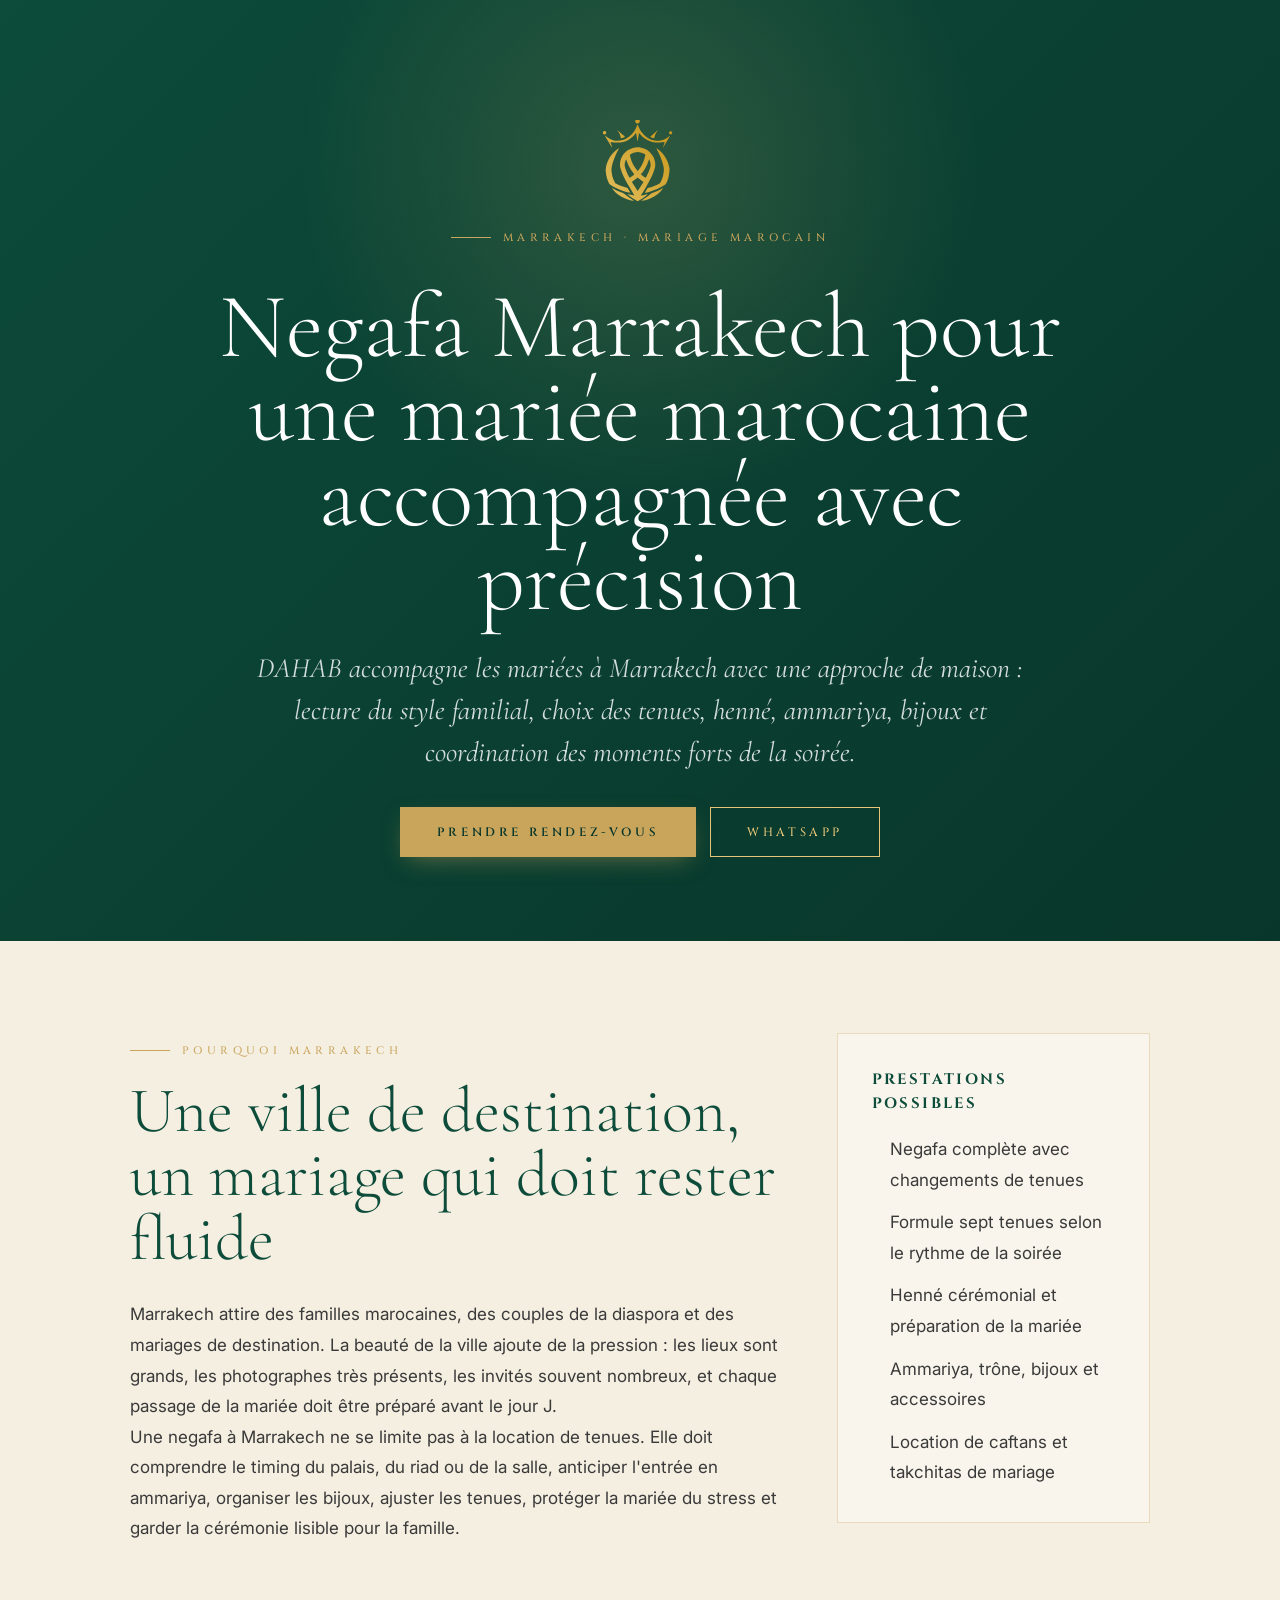
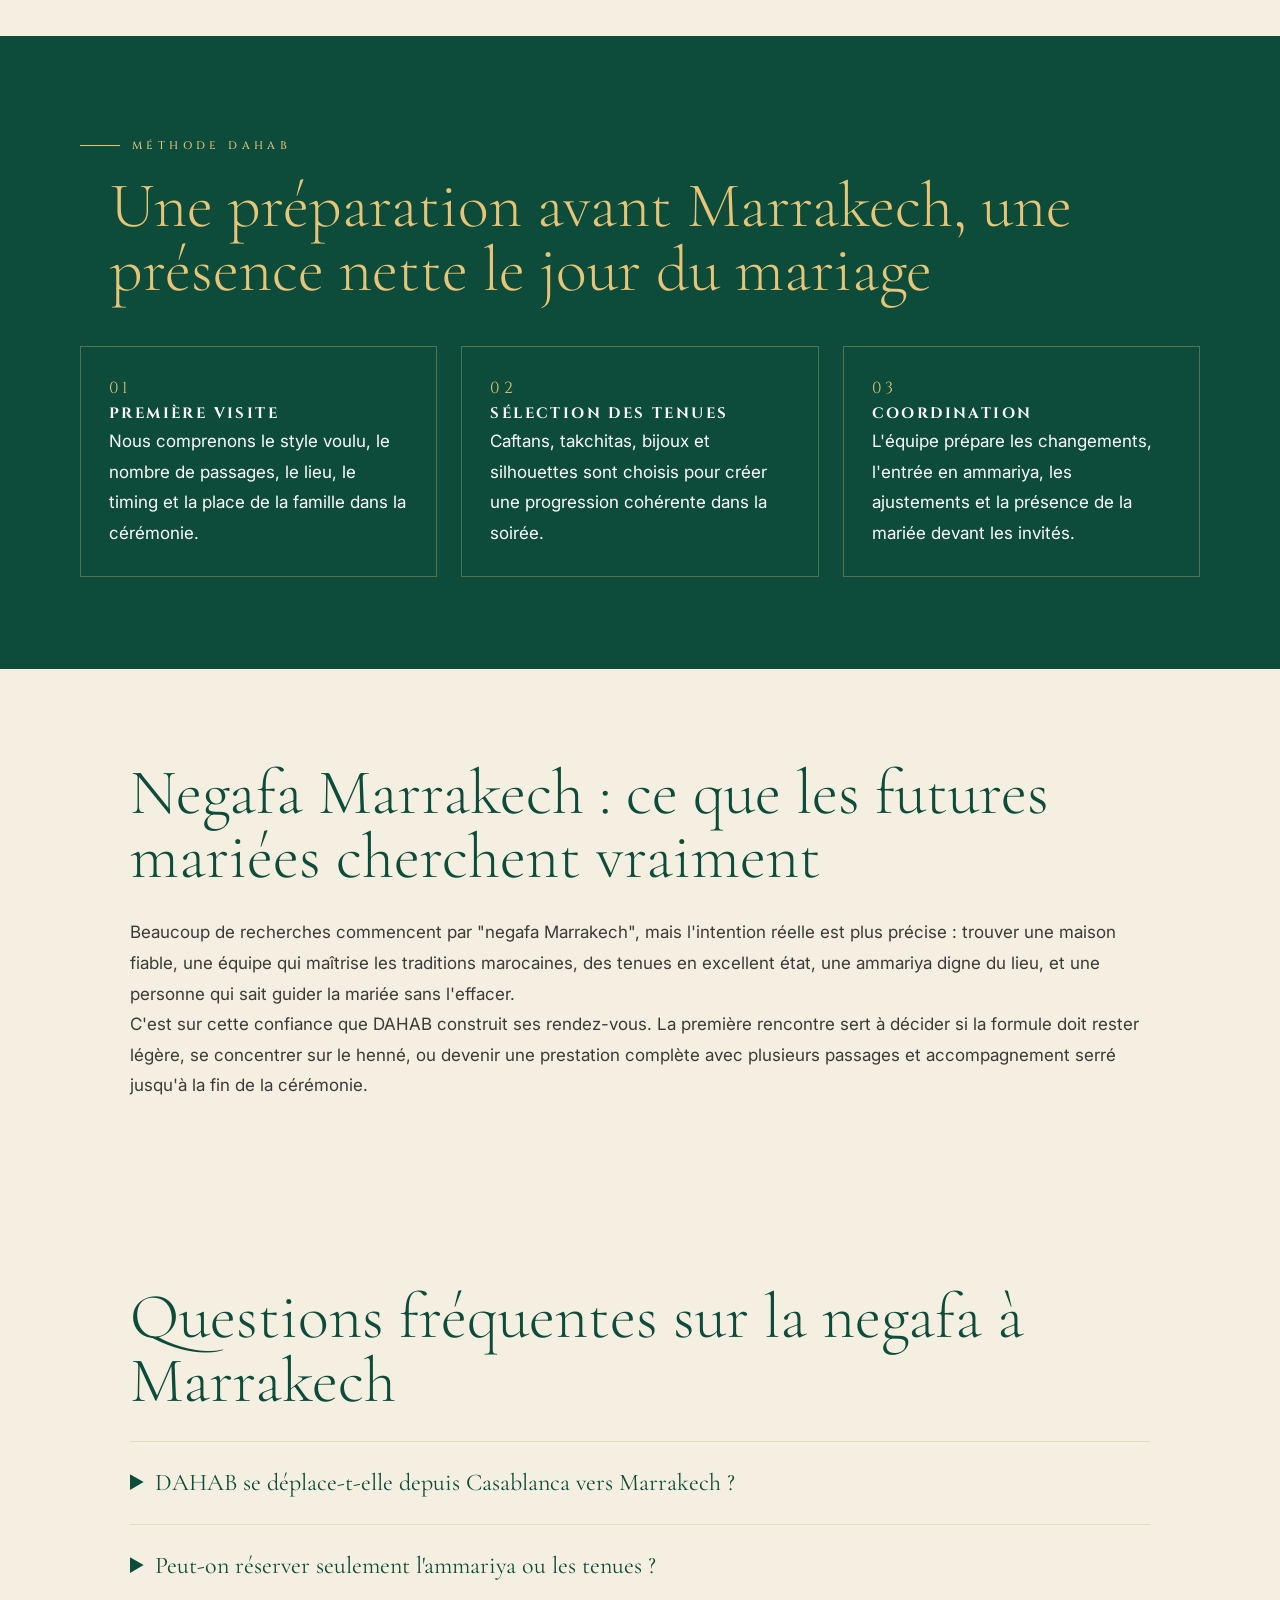
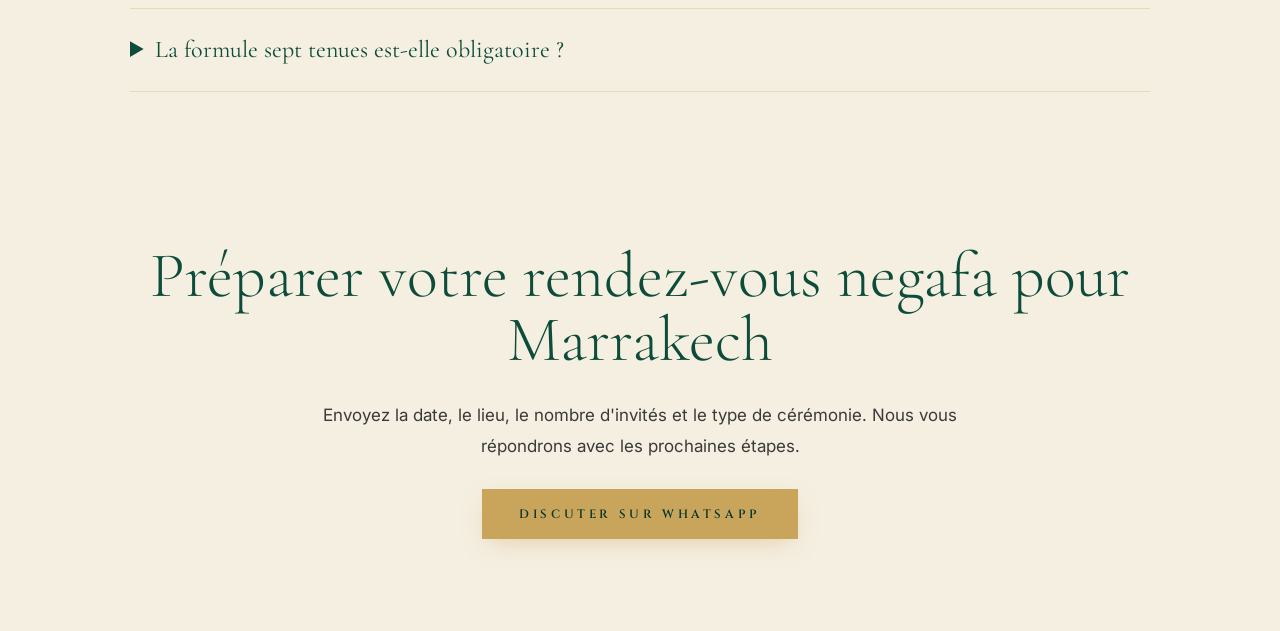
<file: marrakech/index.html>
<!doctype html>
<html lang="fr">
<head>
  <meta charset="utf-8">
  <meta name="viewport" content="width=device-width, initial-scale=1, viewport-fit=cover">
  <title>Negafa Marrakech · DAHAB Maison de la Mariée</title>
  <meta name="description" content="Negafa Marrakech pour mariage marocain : 7 tenues, henné, ammariya, location de caftans et accompagnement complet par DAHAB Maison de la Mariée. Sur rendez-vous.">
  <link rel="canonical" href="https://negafadahab.ma/marrakech/">
  <link rel="alternate" hreflang="fr" href="https://negafadahab.ma/marrakech/">
  <link rel="alternate" hreflang="x-default" href="https://negafadahab.ma/marrakech/">
  <meta property="og:type" content="website">
  <meta property="og:locale" content="fr_MA">
  <meta property="og:title" content="Negafa Marrakech · DAHAB Maison de la Mariée">
  <meta property="og:description" content="Accompagnement negafa pour les mariages à Marrakech : tenues, henné, ammariya et coordination de la mariée.">
  <meta property="og:url" content="https://negafadahab.ma/marrakech/">
  <meta property="og:image" content="https://negafadahab.ma/assets/images/og-image.jpg">
  <link rel="icon" type="image/png" sizes="32x32" href="../assets/images/favicon-32.png">
  <link rel="apple-touch-icon" sizes="180x180" href="../assets/images/apple-touch-icon.png">
  <link rel="preconnect" href="https://fonts.googleapis.com">
  <link rel="preconnect" href="https://fonts.gstatic.com" crossorigin>
  <link rel="stylesheet" href="https://fonts.googleapis.com/css2?family=Cormorant+Garamond:ital,wght@0,300;0,400;1,300;1,400&family=Cinzel:wght@400;500;600&family=Amiri:ital,wght@0,400;1,400&family=Inter:wght@300;400;500;600&display=swap">
  <link rel="stylesheet" href="../assets/css/style.css">
  <script type="application/ld+json">
  {
    "@context": "https://schema.org",
    "@type": "Service",
    "name": "Negafa Marrakech",
    "serviceType": "Negafa pour mariage marocain à Marrakech",
    "provider": {
      "@type": "BeautySalon",
      "name": "DAHAB Maison de la Mariée",
      "url": "https://negafadahab.ma",
      "telephone": "+212 661 62 79 89",
      "logo": "https://negafadahab.ma/assets/images/logo-emblem-512.png",
      "hasMap": "https://www.google.com/maps/place/Negafa+Dahab+Maison+Mari%C3%A9e/@33.5688744,-7.626472,17z/data=!3m1!4b1!4m6!3m5!1s0xda7cdc6066617ef:0xc5bc9b69dc99b32a!8m2!3d33.5688744!4d-7.626472!16s%2Fg%2F11njtmp37s",
      "geo": {
        "@type": "GeoCoordinates",
        "latitude": "33.5688744",
        "longitude": "-7.626472"
      }
    },
    "areaServed": {
      "@type": "City",
      "name": "Marrakech"
    },
    "description": "Prestation de negafa à Marrakech pour mariage marocain : sélection des tenues, henné, ammariya, bijoux, accompagnement de la mariée et coordination des changements.",
    "url": "https://negafadahab.ma/marrakech/"
  }
  </script>
  <script type="application/ld+json">
  {
    "@context": "https://schema.org",
    "@type": "FAQPage",
    "mainEntity": [
      {
        "@type": "Question",
        "name": "DAHAB propose-t-elle une negafa à Marrakech ?",
        "acceptedAnswer": {
          "@type": "Answer",
          "text": "Oui, DAHAB accompagne les mariées à Marrakech sur rendez-vous, avec une préparation définie à l'avance : tenues, henné, ammariya, bijoux et coordination de la soirée."
        }
      },
      {
        "@type": "Question",
        "name": "Combien de tenues prévoir pour un mariage marocain à Marrakech ?",
        "acceptedAnswer": {
          "@type": "Answer",
          "text": "Le nombre dépend du rythme de la soirée. Une prestation traditionnelle peut aller de trois passages à une formule complète avec sept tenues, selon la famille, le lieu et le timing."
        }
      },
      {
        "@type": "Question",
        "name": "Quand réserver sa negafa pour Marrakech ?",
        "acceptedAnswer": {
          "@type": "Answer",
          "text": "Pour les week-ends de haute saison, il est préférable de réserver plusieurs mois à l'avance afin de sécuriser la date, les tenues et l'équipe."
        }
      }
    ]
  }
  </script>
</head>
<body>
  <main class="seo-page">
    <header class="seo-hero">
      <a class="seo-logo" href="../" aria-label="Retour à l'accueil DAHAB">
        <img src="../assets/images/logo-emblem.svg" width="76" alt="DAHAB Maison de la Mariée">
      </a>
      <div class="eyebrow">MARRAKECH · MARIAGE MAROCAIN</div>
      <h1>Negafa Marrakech pour une mariée marocaine accompagnée avec précision</h1>
      <p>
        DAHAB accompagne les mariées à Marrakech avec une approche de maison : lecture du style familial,
        choix des tenues, henné, ammariya, bijoux et coordination des moments forts de la soirée.
      </p>
      <div class="seo-actions">
        <a class="btn btn--gold" href="../#booking">Prendre rendez-vous</a>
        <a class="btn btn--outline" data-cfg-wa-link target="_blank" rel="noopener">WhatsApp</a>
      </div>
    </header>

    <section class="seo-section">
      <div class="seo-grid">
        <article>
          <div class="eyebrow">POURQUOI MARRAKECH</div>
          <h2>Une ville de destination, un mariage qui doit rester fluide</h2>
          <p>
            Marrakech attire des familles marocaines, des couples de la diaspora et des mariages de destination.
            La beauté de la ville ajoute de la pression : les lieux sont grands, les photographes très présents,
            les invités souvent nombreux, et chaque passage de la mariée doit être préparé avant le jour J.
          </p>
          <p>
            Une negafa à Marrakech ne se limite pas à la location de tenues. Elle doit comprendre le timing du
            palais, du riad ou de la salle, anticiper l'entrée en ammariya, organiser les bijoux, ajuster les
            tenues, protéger la mariée du stress et garder la cérémonie lisible pour la famille.
          </p>
        </article>
        <aside class="seo-card">
          <h3>Prestations possibles</h3>
          <ul>
            <li>Negafa complète avec changements de tenues</li>
            <li>Formule sept tenues selon le rythme de la soirée</li>
            <li>Henné cérémonial et préparation de la mariée</li>
            <li>Ammariya, trône, bijoux et accessoires</li>
            <li>Location de caftans et takchitas de mariage</li>
          </ul>
        </aside>
      </div>
    </section>

    <section class="seo-section seo-band">
      <div class="eyebrow">MÉTHODE DAHAB</div>
      <h2>Une préparation avant Marrakech, une présence nette le jour du mariage</h2>
      <div class="seo-steps">
        <div>
          <span>01</span>
          <h3>Première visite</h3>
          <p>Nous comprenons le style voulu, le nombre de passages, le lieu, le timing et la place de la famille dans la cérémonie.</p>
        </div>
        <div>
          <span>02</span>
          <h3>Sélection des tenues</h3>
          <p>Caftans, takchitas, bijoux et silhouettes sont choisis pour créer une progression cohérente dans la soirée.</p>
        </div>
        <div>
          <span>03</span>
          <h3>Coordination</h3>
          <p>L'équipe prépare les changements, l'entrée en ammariya, les ajustements et la présence de la mariée devant les invités.</p>
        </div>
      </div>
    </section>

    <section class="seo-section">
      <h2>Negafa Marrakech : ce que les futures mariées cherchent vraiment</h2>
      <p>
        Beaucoup de recherches commencent par "negafa Marrakech", mais l'intention réelle est plus précise :
        trouver une maison fiable, une équipe qui maîtrise les traditions marocaines, des tenues en excellent état,
        une ammariya digne du lieu, et une personne qui sait guider la mariée sans l'effacer.
      </p>
      <p>
        C'est sur cette confiance que DAHAB construit ses rendez-vous. La première rencontre sert à décider si la
        formule doit rester légère, se concentrer sur le henné, ou devenir une prestation complète avec plusieurs
        passages et accompagnement serré jusqu'à la fin de la cérémonie.
      </p>
    </section>

    <section class="seo-section seo-faq">
      <h2>Questions fréquentes sur la negafa à Marrakech</h2>
      <details>
        <summary>DAHAB se déplace-t-elle depuis Casablanca vers Marrakech ?</summary>
        <p>Oui, les demandes Marrakech sont étudiées sur rendez-vous selon la date, le lieu et la formule souhaitée.</p>
      </details>
      <details>
        <summary>Peut-on réserver seulement l'ammariya ou les tenues ?</summary>
        <p>Selon les disponibilités, une formule ciblée peut être proposée. La première visite permet de vérifier le besoin exact.</p>
      </details>
      <details>
        <summary>La formule sept tenues est-elle obligatoire ?</summary>
        <p>Non. Elle reste une option traditionnelle forte, mais le nombre de passages dépend du style du mariage et du timing réel.</p>
      </details>
    </section>

    <section class="seo-section seo-cta">
      <h2>Préparer votre rendez-vous negafa pour Marrakech</h2>
      <p>Envoyez la date, le lieu, le nombre d'invités et le type de cérémonie. Nous vous répondrons avec les prochaines étapes.</p>
      <a class="btn btn--gold" data-cfg-wa-link target="_blank" rel="noopener">Discuter sur WhatsApp</a>
    </section>
  </main>
  <script src="../assets/js/config.js"></script>
  <script src="../assets/js/main.js"></script>
</body>
</html>
</file>
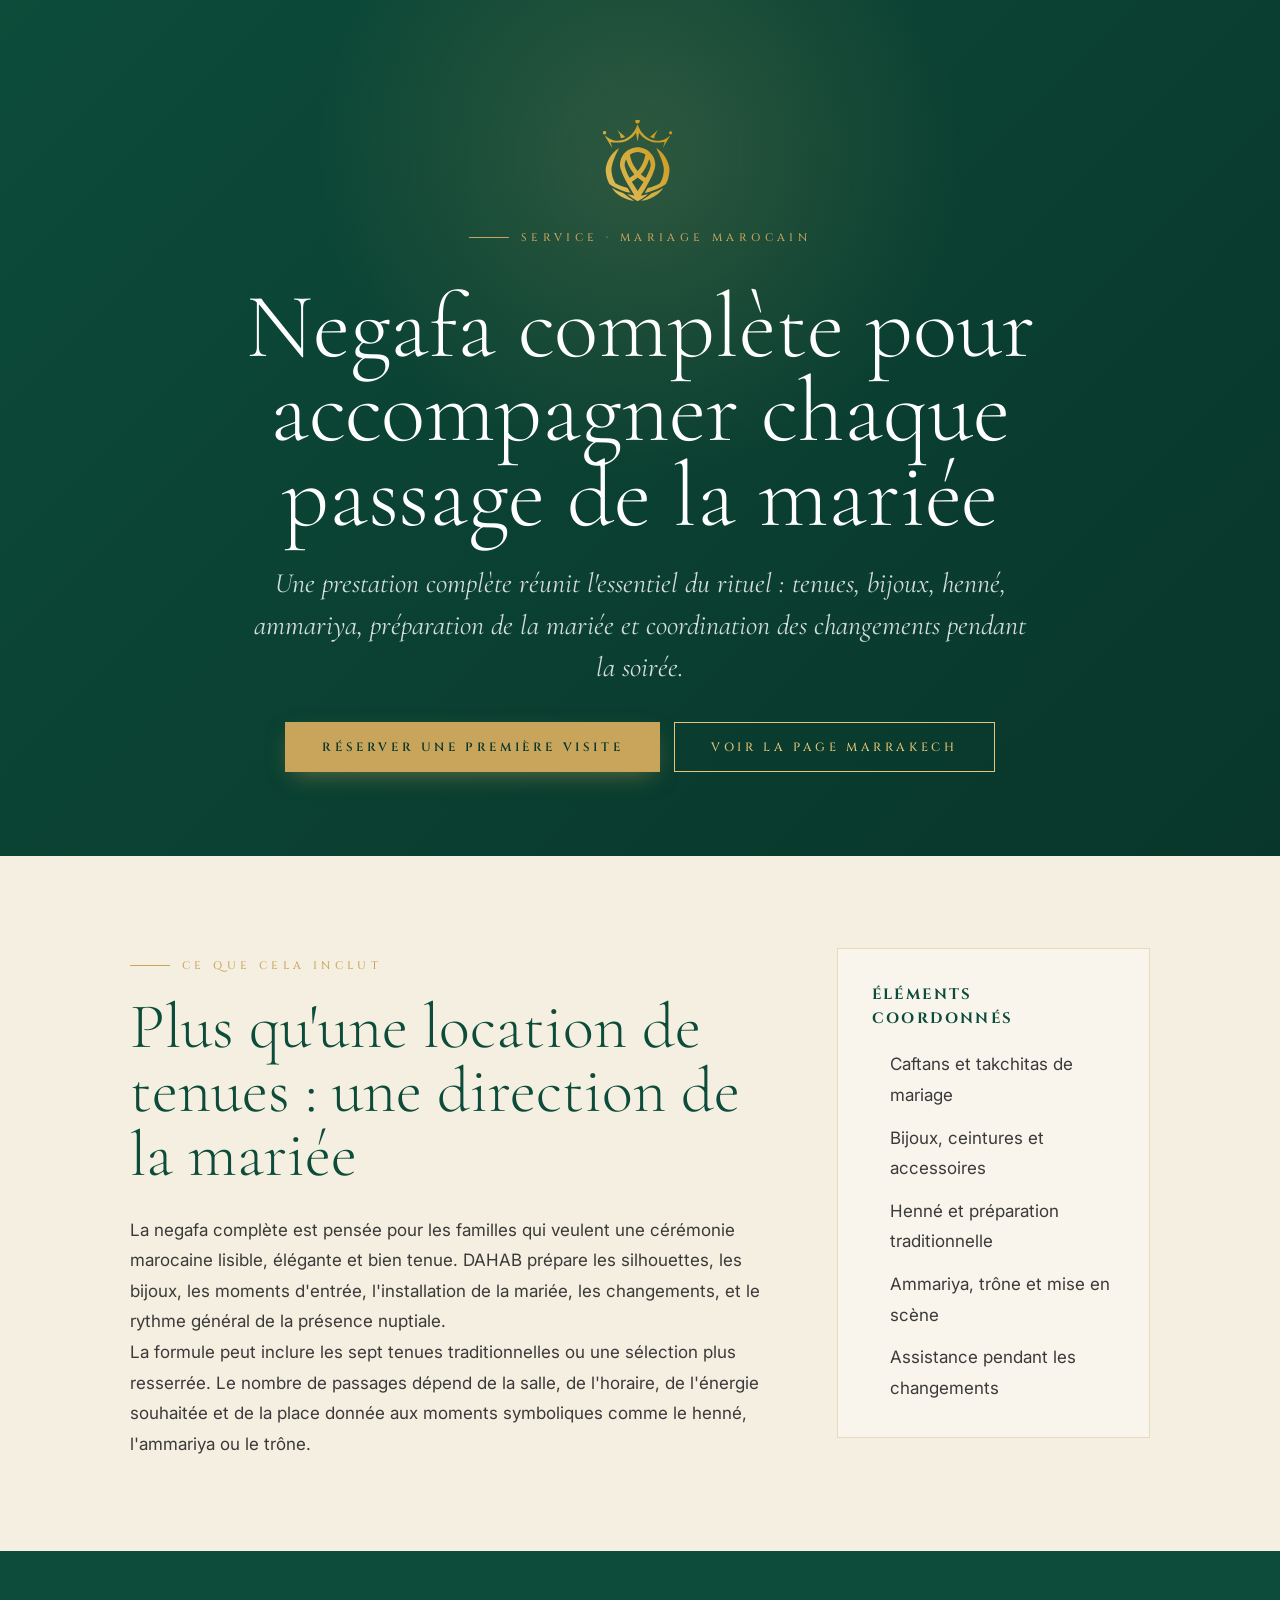
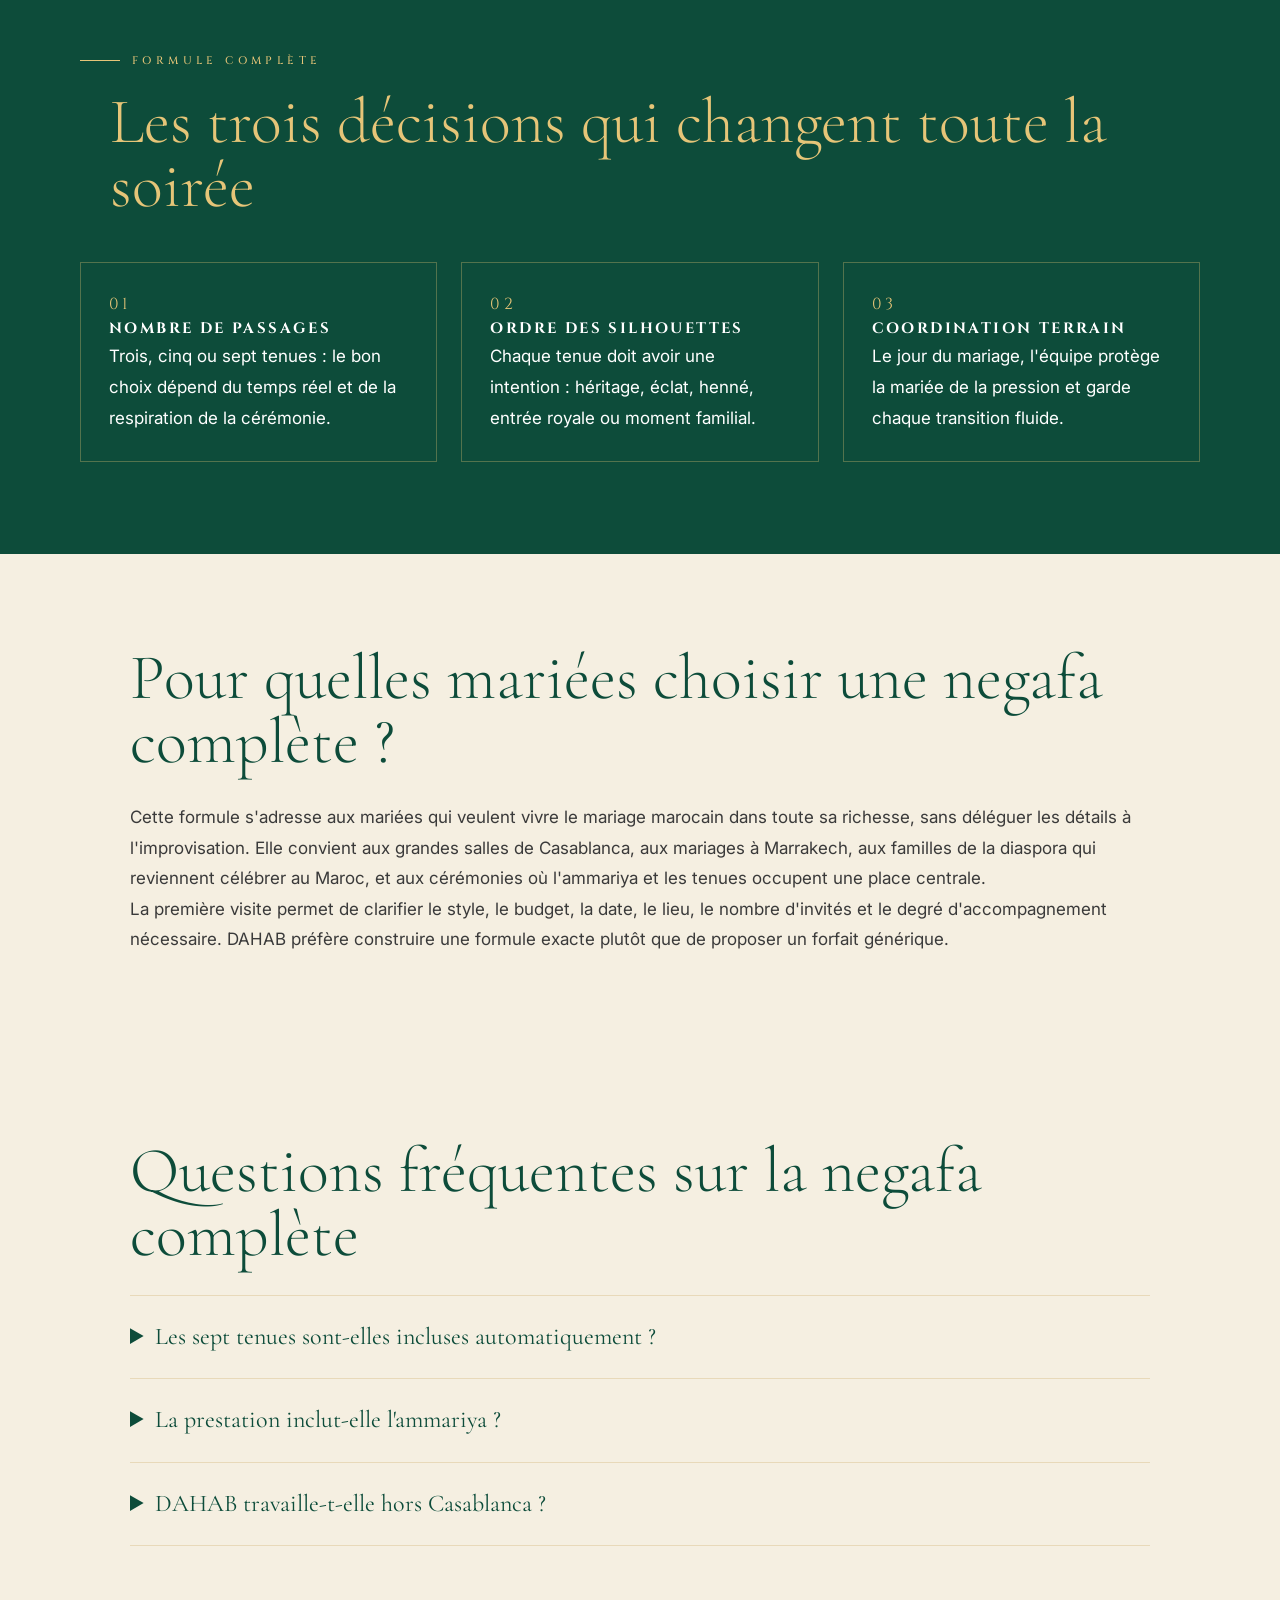
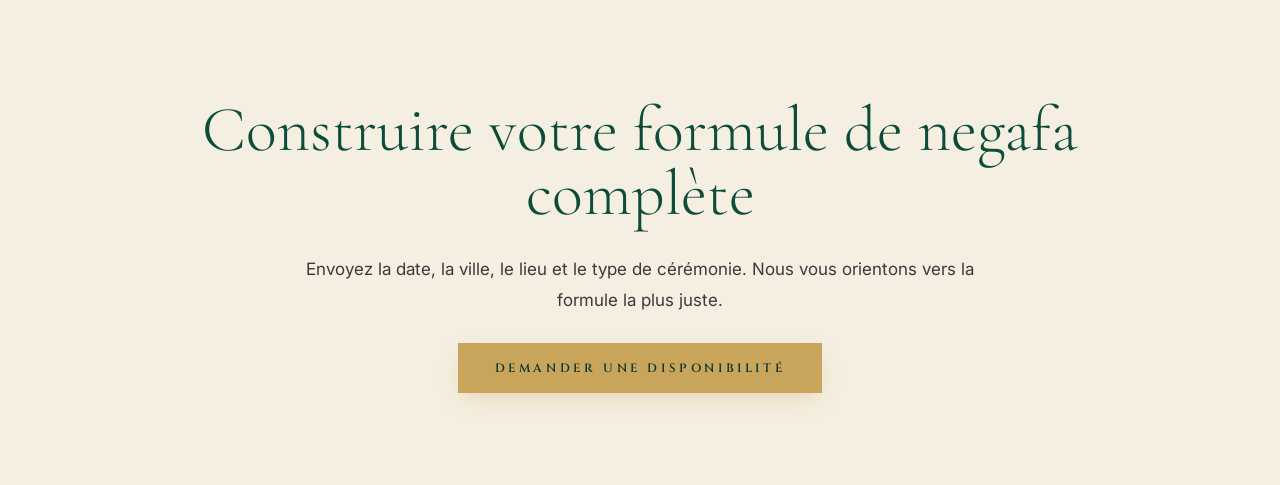
<file: services/negafa-complete/index.html>
<!doctype html>
<html lang="fr">
<head>
  <meta charset="utf-8">
  <meta name="viewport" content="width=device-width, initial-scale=1, viewport-fit=cover">
  <title>Negafa complète · 7 tenues, henné et ammariya · DAHAB</title>
  <meta name="description" content="Prestation negafa complète pour mariage marocain : 7 tenues, henné, ammariya, bijoux, location de caftans et accompagnement de la mariée. DAHAB Casablanca.">
  <link rel="canonical" href="https://negafadahab.ma/services/negafa-complete/">
  <link rel="alternate" hreflang="fr" href="https://negafadahab.ma/services/negafa-complete/">
  <link rel="alternate" hreflang="x-default" href="https://negafadahab.ma/services/negafa-complete/">
  <meta property="og:type" content="website">
  <meta property="og:locale" content="fr_MA">
  <meta property="og:title" content="Negafa complète · DAHAB Maison de la Mariée">
  <meta property="og:description" content="Une prestation complète pour la mariée marocaine : tenues, henné, ammariya, bijoux et coordination des passages.">
  <meta property="og:url" content="https://negafadahab.ma/services/negafa-complete/">
  <meta property="og:image" content="https://negafadahab.ma/assets/images/og-image.jpg">
  <link rel="icon" type="image/png" sizes="32x32" href="../../assets/images/favicon-32.png">
  <link rel="apple-touch-icon" sizes="180x180" href="../../assets/images/apple-touch-icon.png">
  <link rel="preconnect" href="https://fonts.googleapis.com">
  <link rel="preconnect" href="https://fonts.gstatic.com" crossorigin>
  <link rel="stylesheet" href="https://fonts.googleapis.com/css2?family=Cormorant+Garamond:ital,wght@0,300;0,400;1,300;1,400&family=Cinzel:wght@400;500;600&family=Amiri:ital,wght@0,400;1,400&family=Inter:wght@300;400;500;600&display=swap">
  <link rel="stylesheet" href="../../assets/css/style.css">
  <script type="application/ld+json">
  {
    "@context": "https://schema.org",
    "@type": "Service",
    "name": "Negafa complète",
    "serviceType": "Prestation complète de negafa pour mariage marocain",
    "provider": {
      "@type": "BeautySalon",
      "name": "DAHAB Maison de la Mariée",
      "url": "https://negafadahab.ma",
      "telephone": "+212 661 62 79 89",
      "hasMap": "https://www.google.com/maps/place/Negafa+Dahab+Maison+Mari%C3%A9e/@33.5688744,-7.626472,17z/data=!3m1!4b1!4m6!3m5!1s0xda7cdc6066617ef:0xc5bc9b69dc99b32a!8m2!3d33.5688744!4d-7.626472!16s%2Fg%2F11njtmp37s",
      "geo": {
        "@type": "GeoCoordinates",
        "latitude": "33.5688744",
        "longitude": "-7.626472"
      }
    },
    "areaServed": ["Casablanca", "Marrakech", "Rabat", "Tanger", "Agadir", "Fès", "Maroc"],
    "description": "Prestation complète pour mariée marocaine : sept tenues, henné, ammariya, bijoux, accessoires, location de caftans et coordination de la cérémonie.",
    "url": "https://negafadahab.ma/services/negafa-complete/"
  }
  </script>
</head>
<body>
  <main class="seo-page">
    <header class="seo-hero">
      <a class="seo-logo" href="../../" aria-label="Retour à l'accueil DAHAB">
        <img src="../../assets/images/logo-emblem.svg" width="76" alt="DAHAB Maison de la Mariée">
      </a>
      <div class="eyebrow">SERVICE · MARIAGE MAROCAIN</div>
      <h1>Negafa complète pour accompagner chaque passage de la mariée</h1>
      <p>
        Une prestation complète réunit l'essentiel du rituel : tenues, bijoux, henné, ammariya,
        préparation de la mariée et coordination des changements pendant la soirée.
      </p>
      <div class="seo-actions">
        <a class="btn btn--gold" href="../../#booking">Réserver une première visite</a>
        <a class="btn btn--outline" href="../../marrakech/">Voir la page Marrakech</a>
      </div>
    </header>

    <section class="seo-section">
      <div class="seo-grid">
        <article>
          <div class="eyebrow">CE QUE CELA INCLUT</div>
          <h2>Plus qu'une location de tenues : une direction de la mariée</h2>
          <p>
            La negafa complète est pensée pour les familles qui veulent une cérémonie marocaine lisible,
            élégante et bien tenue. DAHAB prépare les silhouettes, les bijoux, les moments d'entrée,
            l'installation de la mariée, les changements, et le rythme général de la présence nuptiale.
          </p>
          <p>
            La formule peut inclure les sept tenues traditionnelles ou une sélection plus resserrée.
            Le nombre de passages dépend de la salle, de l'horaire, de l'énergie souhaitée et de la place
            donnée aux moments symboliques comme le henné, l'ammariya ou le trône.
          </p>
        </article>
        <aside class="seo-card">
          <h3>Éléments coordonnés</h3>
          <ul>
            <li>Caftans et takchitas de mariage</li>
            <li>Bijoux, ceintures et accessoires</li>
            <li>Henné et préparation traditionnelle</li>
            <li>Ammariya, trône et mise en scène</li>
            <li>Assistance pendant les changements</li>
          </ul>
        </aside>
      </div>
    </section>

    <section class="seo-section seo-band">
      <div class="eyebrow">FORMULE COMPLÈTE</div>
      <h2>Les trois décisions qui changent toute la soirée</h2>
      <div class="seo-steps">
        <div>
          <span>01</span>
          <h3>Nombre de passages</h3>
          <p>Trois, cinq ou sept tenues : le bon choix dépend du temps réel et de la respiration de la cérémonie.</p>
        </div>
        <div>
          <span>02</span>
          <h3>Ordre des silhouettes</h3>
          <p>Chaque tenue doit avoir une intention : héritage, éclat, henné, entrée royale ou moment familial.</p>
        </div>
        <div>
          <span>03</span>
          <h3>Coordination terrain</h3>
          <p>Le jour du mariage, l'équipe protège la mariée de la pression et garde chaque transition fluide.</p>
        </div>
      </div>
    </section>

    <section class="seo-section">
      <h2>Pour quelles mariées choisir une negafa complète ?</h2>
      <p>
        Cette formule s'adresse aux mariées qui veulent vivre le mariage marocain dans toute sa richesse,
        sans déléguer les détails à l'improvisation. Elle convient aux grandes salles de Casablanca,
        aux mariages à Marrakech, aux familles de la diaspora qui reviennent célébrer au Maroc, et aux
        cérémonies où l'ammariya et les tenues occupent une place centrale.
      </p>
      <p>
        La première visite permet de clarifier le style, le budget, la date, le lieu, le nombre d'invités
        et le degré d'accompagnement nécessaire. DAHAB préfère construire une formule exacte plutôt que de
        proposer un forfait générique.
      </p>
    </section>

    <section class="seo-section seo-faq">
      <h2>Questions fréquentes sur la negafa complète</h2>
      <details>
        <summary>Les sept tenues sont-elles incluses automatiquement ?</summary>
        <p>Pas forcément. Elles peuvent faire partie de la formule, mais le nombre de passages est décidé après discussion du lieu et du timing.</p>
      </details>
      <details>
        <summary>La prestation inclut-elle l'ammariya ?</summary>
        <p>Oui, l'ammariya peut être intégrée dans la prestation complète selon la disponibilité et la mise en scène souhaitée.</p>
      </details>
      <details>
        <summary>DAHAB travaille-t-elle hors Casablanca ?</summary>
        <p>Oui, certaines dates peuvent être accompagnées dans d'autres villes du Maroc, notamment Marrakech, sur rendez-vous.</p>
      </details>
    </section>

    <section class="seo-section seo-cta">
      <h2>Construire votre formule de negafa complète</h2>
      <p>Envoyez la date, la ville, le lieu et le type de cérémonie. Nous vous orientons vers la formule la plus juste.</p>
      <a class="btn btn--gold" data-cfg-wa-link target="_blank" rel="noopener">Demander une disponibilité</a>
    </section>
  </main>
  <script src="../../assets/js/config.js"></script>
  <script src="../../assets/js/main.js"></script>
</body>
</html>
</file>
<file: assets/css/style.css>
/* ========================================================================
   DAHAB — Maison de la Mariée
   Production stylesheet • static site for negafadahab.ma
   ======================================================================== */

/* === Design Tokens === */
:root {
  --green:           #0d4c3a;
  --green-deep:      #08362a;
  --green-darkest:   #062821;
  --gold:            #c9a55c;
  --gold-light:      #e6c578;
  --gold-deep:       #a07f3f;
  --ivory:           #f5efe1;
  --cream:           #f0eee9;
  --text:            #1a1a1a;
  --text-soft:       #3a3a3a;
  --text-muted:      rgba(255,255,255,0.7);

  --ff-display:      "Cormorant Garamond", Georgia, serif;
  --ff-cinzel:       "Cinzel", "Trajan Pro", Georgia, serif;
  --ff-amiri:        "Amiri", "Traditional Arabic", serif;
  --ff-body:         "Inter", -apple-system, BlinkMacSystemFont, "Segoe UI", sans-serif;

  --max-w:           1280px;
  --pad-x:           80px;
  --pad-y:           120px;
  --radius:          0;

  --t-fast:          .2s ease;
  --t-med:           .35s ease;
  --t-slow:          .6s ease;
}

/* === Reset & Base === */
*,*::before,*::after { box-sizing: border-box; margin: 0; padding: 0; }
html { scroll-behavior: smooth; -webkit-text-size-adjust: 100%; }
body {
  font-family: var(--ff-body);
  font-size: 16px;
  line-height: 1.6;
  color: var(--text);
  background: var(--ivory);
  overflow-x: hidden;
  -webkit-font-smoothing: antialiased;
  -moz-osx-font-smoothing: grayscale;
}
img, svg, video { display: block; max-width: 100%; }
a { color: inherit; text-decoration: none; }
button { font-family: inherit; cursor: pointer; border: none; background: none; }
ul { list-style: none; }
input, textarea, select { font-family: inherit; font-size: inherit; }

/* === Utilities === */
.container { max-width: var(--max-w); margin: 0 auto; padding: 0 var(--pad-x); }
.section { padding: var(--pad-y) var(--pad-x); position: relative; overflow: hidden; }
.section--ivory { background: var(--ivory); }
.section--green { background: var(--green); color: #fff; }
.section--green-deep { background: var(--green-deep); color: #fff; }

/* Eyebrow rule + label */
.eyebrow {
  display: inline-flex;
  align-items: center;
  gap: 12px;
  color: var(--gold);
  font-family: var(--ff-cinzel);
  font-size: 11px;
  letter-spacing: .4em;
  text-transform: uppercase;
  font-weight: 500;
  margin-bottom: 20px;
}
.eyebrow::before {
  content: "";
  width: 40px;
  height: 1px;
  background: currentColor;
}
.eyebrow--center { justify-content: center; }
.eyebrow--center::after {
  content: "";
  width: 40px;
  height: 1px;
  background: currentColor;
}
.eyebrow--light { color: var(--gold-light); }

/* Heading scale */
.h-display {
  font-family: var(--ff-display);
  font-weight: 300;
  line-height: 1.05;
  letter-spacing: -0.01em;
  margin: 0;
}
.h-display .it { font-style: italic; }
.h-display .gold { color: var(--gold); font-style: italic; }
.h-display--on-dark .gold { color: var(--gold-light); }

h1.h-display { font-size: clamp(48px, 8vw, 92px); }
h2.h-display { font-size: clamp(36px, 5vw, 64px); }
h3.h-display { font-size: clamp(24px, 3vw, 32px); font-weight: 400; }

.lead {
  font-family: var(--ff-display);
  font-style: italic;
  font-size: 20px;
  line-height: 1.5;
  color: rgba(255,255,255,0.85);
  max-width: 620px;
}
.body-text { font-size: 16px; line-height: 1.85; color: var(--text-soft); }

/* Buttons */
.btn {
  display: inline-flex;
  align-items: center;
  gap: 10px;
  padding: 18px 36px;
  font-family: var(--ff-cinzel);
  font-size: 12px;
  letter-spacing: .3em;
  text-transform: uppercase;
  font-weight: 500;
  cursor: pointer;
  border: 1px solid transparent;
  background: transparent;
  color: inherit;
  transition: transform var(--t-fast), background var(--t-fast), color var(--t-fast), opacity var(--t-fast);
  text-align: center;
  line-height: 1;
}
.btn:hover { transform: translateY(-1px); opacity: 0.92; }
.btn--gold { background: var(--gold); color: var(--green-deep); font-weight: 600; }
.btn--gold:hover { background: var(--gold-light); }
.btn--outline { background: transparent; border: 1px solid var(--gold-light); color: var(--gold-light); }
.btn--outline:hover { background: rgba(230,197,120,0.08); }
.btn--outline-dark { background: transparent; border: 1px solid var(--green); color: var(--green); }
.btn--outline-dark:hover { background: var(--green); color: var(--gold-light); }
.btn--small { padding: 12px 22px; font-size: 11px; letter-spacing: .25em; }

/* === Navigation === */
.nav {
  position: fixed;
  top: 0; left: 0; right: 0;
  z-index: 100;
  padding: 24px 56px;
  display: flex;
  align-items: center;
  justify-content: space-between;
  transition: background var(--t-med), padding var(--t-med), box-shadow var(--t-med);
}
.nav.is-scrolled {
  background: var(--green-deep);
  padding: 16px 56px;
  box-shadow: 0 2px 24px rgba(8,54,42,0.4);
}
.nav__brand { display: flex; align-items: center; gap: 12px; color: #fff; }
.nav__brand-text .word {
  font-family: var(--ff-cinzel);
  letter-spacing: .4em;
  font-size: 14px;
  font-weight: 500;
}
.nav__brand-text .sub {
  font-family: var(--ff-display);
  font-style: italic;
  font-size: 11px;
  letter-spacing: .1em;
  color: var(--gold-light);
  margin-top: 2px;
}
.nav__links {
  display: flex;
  gap: 36px;
  align-items: center;
}
.nav__links a {
  color: #fff;
  font-family: var(--ff-cinzel);
  font-size: 12px;
  letter-spacing: .22em;
  text-transform: uppercase;
  position: relative;
  padding: 6px 0;
  transition: color var(--t-fast);
}
.nav__links a::after {
  content: "";
  position: absolute;
  bottom: 0;
  left: 0; right: 0;
  height: 1px;
  background: var(--gold-light);
  transform: scaleX(0);
  transform-origin: center;
  transition: transform var(--t-med);
}
.nav__links a:hover { color: var(--gold-light); }
.nav__links a:hover::after { transform: scaleX(1); }
.nav__right { display: flex; align-items: center; gap: 16px; }
.lang-switcher {
  display: flex;
  gap: 4px;
  font-size: 11px;
  letter-spacing: .12em;
}
.lang-switcher a {
  background: transparent;
  color: rgba(255,255,255,0.6);
  padding: 4px 6px;
  font-family: var(--ff-cinzel);
  font-weight: 400;
  border-bottom: 1px solid transparent;
  transition: color var(--t-fast), border-color var(--t-fast);
}
.lang-switcher a.active,
.lang-switcher a:hover {
  color: var(--gold-light);
  border-bottom-color: var(--gold-light);
  font-weight: 600;
}
.nav__cta {
  background: transparent;
  border: 1px solid var(--gold-light);
  color: var(--gold-light);
  padding: 10px 20px;
  font-family: var(--ff-cinzel);
  font-size: 11px;
  letter-spacing: .22em;
  text-transform: uppercase;
  transition: background var(--t-fast), color var(--t-fast);
}
.nav__cta:hover { background: var(--gold-light); color: var(--green-deep); }

.nav__hamburger {
  display: none;
  width: 36px;
  height: 28px;
  position: relative;
  background: transparent;
  border: none;
  cursor: pointer;
  z-index: 200;
}
.nav__hamburger span {
  display: block;
  position: absolute;
  left: 0; right: 0;
  height: 1px;
  background: var(--gold-light);
  transition: transform var(--t-med), top var(--t-med), opacity var(--t-med);
}
.nav__hamburger span:nth-child(1) { top: 8px; }
.nav__hamburger span:nth-child(2) { top: 14px; }
.nav__hamburger span:nth-child(3) { top: 20px; }
.nav__hamburger.is-open span:nth-child(1) { top: 14px; transform: rotate(45deg); }
.nav__hamburger.is-open span:nth-child(2) { opacity: 0; }
.nav__hamburger.is-open span:nth-child(3) { top: 14px; transform: rotate(-45deg); }

.mobile-drawer {
  position: fixed;
  inset: 0;
  background: var(--green-deep);
  z-index: 150;
  display: flex;
  flex-direction: column;
  align-items: center;
  justify-content: center;
  gap: 32px;
  opacity: 0;
  pointer-events: none;
  transition: opacity var(--t-med);
}
.mobile-drawer.is-open { opacity: 1; pointer-events: auto; }
.mobile-drawer a {
  font-family: var(--ff-cinzel);
  color: #fff;
  font-size: 18px;
  letter-spacing: .3em;
  text-transform: uppercase;
  padding: 12px;
}
.mobile-drawer a:hover { color: var(--gold-light); }

/* === Hero === */
.hero {
  position: relative;
  min-height: 920px;
  height: 100vh;
  background: var(--green-deep);
  overflow: hidden;
  display: flex;
  align-items: center;
  justify-content: center;
}
.hero__media {
  position: absolute;
  inset: 0;
  width: 100%; height: 100%;
}
.hero__video,
.hero__image {
  position: absolute;
  inset: 0;
  width: 100%; height: 100%;
  object-fit: cover;
  filter: saturate(0.85) brightness(0.7);
}
/* Mobile-only hero video — hidden on desktop, shown ≤900px */
.hero__video--mobile { display: none; }
@media (max-width: 900px) {
  .hero__video--mobile {
    display: block;
    object-position: center 30%;
    filter: saturate(0.95) brightness(0.62);
  }
  /* On mobile, the video IS the focal layer — soften the medallion so it doesn't compete */
  .hero__medallion { opacity: 0.20; mix-blend-mode: soft-light; }
  /* Pattern stays subtle on mobile to not fight the video */
  .hero__pattern { opacity: 0.08; }
  /* Ensure stronger overlay so text reads over the video */
  .hero__overlay {
    background:
      radial-gradient(ellipse at center, rgba(8,54,42,0.35) 30%, rgba(8,54,42,0.85) 90%),
      linear-gradient(180deg, rgba(8,54,42,0.45) 0%, rgba(8,54,42,0.55) 50%, rgba(8,54,42,0.95) 100%);
  }
}
.hero__overlay {
  position: absolute; inset: 0;
  background:
    radial-gradient(ellipse at center, transparent 25%, rgba(8,54,42,0.7) 90%),
    linear-gradient(180deg, rgba(8,54,42,0.55) 0%, rgba(8,54,42,0.35) 40%, rgba(8,54,42,0.55) 70%, rgba(8,54,42,0.95) 100%);
  pointer-events: none;
}
.hero__pattern {
  position: absolute; inset: 0;
  width: 100%; height: 100%;
  display: block;
  opacity: 0.16;
  pointer-events: none;
  -webkit-mask-image: radial-gradient(ellipse at center, transparent 12%, #000 60%);
          mask-image: radial-gradient(ellipse at center, transparent 12%, #000 60%);
}
.hero__medallion {
  position: absolute;
  top: 50%; left: 50%;
  transform: translate(-50%,-50%);
  opacity: 0.42;
  pointer-events: none;
  animation: dh-rotate 180s linear infinite;
  width: 920px; height: 920px;
  max-width: 110vw;
  max-height: 110vh;
  z-index: 2;
  filter: drop-shadow(0 0 24px rgba(230,197,120,0.15));
}
.hero__corner {
  position: absolute;
  opacity: 0.55;
  z-index: 3;
}
.hero__corner--tl { top: 100px; left: 56px; }
.hero__corner--tr { top: 100px; right: 56px; }
.hero__corner--bl { bottom: 100px; left: 56px; }
.hero__corner--br { bottom: 100px; right: 56px; }
.hero__inner {
  position: relative;
  text-align: center;
  padding: 0 80px;
  color: #fff;
  z-index: 5;
  max-width: 1100px;
}
.hero__inner::before {
  content: "";
  position: absolute;
  inset: -10% -8%;
  background: radial-gradient(ellipse 80% 65% at 50% 50%, rgba(8,54,42,0.55) 0%, rgba(8,54,42,0.25) 50%, transparent 80%);
  z-index: -1;
  pointer-events: none;
}
.hero__eyebrow {
  display: inline-flex;
  align-items: center;
  gap: 16px;
  margin-bottom: 28px;
  color: var(--gold-light);
}
.hero__eyebrow .line { width: 60px; height: 1px; background: currentColor; opacity: .6; }
.hero__eyebrow .label {
  font-family: var(--ff-cinzel);
  font-size: 12px;
  letter-spacing: .5em;
  text-transform: uppercase;
}
.hero h1 {
  font-family: var(--ff-display);
  font-weight: 300;
  font-size: clamp(48px, 9vw, 110px);
  line-height: .95;
  letter-spacing: -0.01em;
  margin: 32px 0 8px;
}
.hero h1 .gold { color: var(--gold-light); font-style: italic; }
.hero h1 .it { font-style: italic; }
.hero__arabic {
  font-family: var(--ff-amiri);
  font-size: 28px;
  color: var(--gold-light);
  margin-top: 4px;
  letter-spacing: .05em;
  direction: rtl;
}
.hero p.lead { margin: 28px auto 0; }
.hero__ctas {
  display: flex;
  gap: 20px;
  margin-top: 48px;
  justify-content: center;
  flex-wrap: wrap;
}
.hero__scroll {
  position: absolute;
  bottom: 60px; left: 50%;
  transform: translateX(-50%);
  display: flex;
  flex-direction: column;
  align-items: center;
  gap: 12px;
  color: rgba(255,255,255,0.6);
  font-family: var(--ff-cinzel);
  font-size: 10px;
  letter-spacing: .4em;
  z-index: 4;
}
.hero__scroll::before {
  content: "";
  width: 1px; height: 40px;
  background: rgba(255,255,255,0.4);
}
.hero__strip {
  position: absolute;
  bottom: 0; left: 0; right: 0;
  padding-bottom: 12px;
  opacity: 0.6;
}

@keyframes dh-rotate {
  from { transform: translate(-50%,-50%) rotate(0deg); }
  to   { transform: translate(-50%,-50%) rotate(360deg); }
}
@keyframes dh-pulse {
  0%, 100% { opacity: 1; }
  50% { opacity: .3; }
}
@media (prefers-reduced-motion: reduce) {
  .hero__medallion { animation: none; }
}

/* === Heritage Strip === */
.heritage {
  background: var(--ivory);
  padding: 90px var(--pad-x);
}
.heritage__grid {
  display: grid;
  grid-template-columns: 1fr 1fr;
  gap: 80px;
  max-width: var(--max-w);
  margin: 0 auto;
  align-items: start;
}
.heritage h2 {
  font-family: var(--ff-display);
  font-weight: 300;
  font-size: clamp(36px, 5vw, 56px);
  line-height: 1.08;
  color: var(--green);
  margin: 0;
}
.heritage h2 .gold { color: var(--gold); font-style: italic; }
.heritage p { margin-bottom: 20px; }
.stats {
  display: flex;
  gap: 48px;
  margin-top: 40px;
  padding-top: 32px;
  border-top: 1px solid rgba(201,165,92,0.5);
  flex-wrap: wrap;
}
.stat__num {
  font-family: var(--ff-display);
  font-size: 44px;
  color: var(--green);
  font-weight: 300;
  line-height: 1;
}
.stat__label {
  font-family: var(--ff-cinzel);
  font-size: 10px;
  color: var(--gold);
  letter-spacing: .25em;
  margin-top: 6px;
  text-transform: uppercase;
}

/* === Services === */
.services {
  background: var(--green);
  padding: var(--pad-y) var(--pad-x);
  position: relative;
  overflow: hidden;
}
.services__bg { position: absolute; inset: 0; width: 100%; height: 100%; display: block; opacity: 0.05; pointer-events: none; }
.services__inner { position: relative; max-width: var(--max-w); margin: 0 auto; }
.services__head { text-align: center; margin-bottom: 80px; }
.services__head h2 {
  font-family: var(--ff-display);
  font-weight: 300;
  font-size: clamp(36px, 5vw, 64px);
  color: #fff;
  margin: 0;
  line-height: 1.1;
}
.services__head h2 .gold { color: var(--gold-light); font-style: italic; }
.services__grid {
  display: grid;
  grid-template-columns: repeat(3, 1fr);
  gap: 32px;
}
.service-card {
  background: rgba(255,255,255,0.03);
  border: 1px solid rgba(201,165,92,0.4);
  padding: 40px;
  position: relative;
  transition: transform var(--t-med), background var(--t-med), border-color var(--t-med);
}
.service-card:hover {
  transform: translateY(-4px);
  background: rgba(255,255,255,0.05);
  border-color: rgba(230,197,120,0.5);
}
.service-card .corner {
  position: absolute;
  top: 12px;
  width: 32px; height: 32px;
}
.service-card .corner--tl { left: 12px; }
.service-card .corner--tr { right: 12px; transform: scaleX(-1); }
.service-card__inner { padding-top: 30px; }
.service-card h3 {
  font-family: var(--ff-display);
  font-size: 32px;
  color: #fff;
  margin: 20px 0 4px;
  font-weight: 400;
}
.service-card .ar {
  font-family: var(--ff-amiri);
  font-size: 18px;
  color: var(--gold-light);
  direction: rtl;
  margin-bottom: 20px;
}
.service-card p {
  font-size: 14px;
  color: rgba(255,255,255,0.75);
  line-height: 1.7;
  margin-bottom: 24px;
}
.service-card ul { display: flex; flex-direction: column; gap: 8px; }
.service-card li {
  font-size: 12px;
  color: rgba(255,255,255,0.85);
  display: flex;
  align-items: center;
  gap: 10px;
  font-family: var(--ff-body);
}
.service-card li::before {
  content: "";
  width: 6px; height: 6px;
  background: var(--gold-light);
  transform: rotate(45deg);
  flex-shrink: 0;
}

/* === Editorial Split (Founder) === */
.editorial {
  background: var(--green-deep);
  position: relative;
  overflow: hidden;
}
.editorial__grid {
  display: grid;
  grid-template-columns: 1fr 1fr;
}
.editorial__photo {
  position: relative;
  min-height: 640px;
  background:
    linear-gradient(120deg, var(--green-deep) 0%, transparent 60%),
    var(--green);
  background-size: cover;
  background-position: center;
}
.editorial__photo[data-img] { background-image: var(--bg-image); }
.editorial__copy {
  padding: 100px 80px;
  position: relative;
  color: #fff;
}
.editorial__pattern { position: absolute; inset: 0; width: 100%; height: 100%; display: block; opacity: 0.05; pointer-events: none; }
.editorial__medallion {
  position: absolute;
  top: 32px; right: 32px;
  opacity: 0.18;
  pointer-events: none;
  width: 300px; height: 300px;
}
.editorial__quote-mark {
  font-family: var(--ff-amiri);
  font-size: 80px;
  color: var(--gold);
  opacity: .3;
  line-height: 1;
  direction: rtl;
}
.editorial__quote {
  font-family: var(--ff-display);
  font-size: clamp(22px, 3.2vw, 36px);
  font-style: italic;
  color: #fff;
  line-height: 1.35;
  font-weight: 300;
  margin-top: -40px;
  position: relative;
}
.editorial__quote .gold { color: var(--gold-light); }
.editorial__attr {
  margin-top: 40px;
  display: flex;
  align-items: center;
  gap: 16px;
}
.editorial__attr .line { width: 40px; height: 1px; background: var(--gold); }
.editorial__attr .name {
  font-family: var(--ff-cinzel);
  font-size: 11px;
  color: var(--gold);
  letter-spacing: .3em;
  text-transform: uppercase;
}
.editorial__attr .role {
  font-family: var(--ff-display);
  font-style: italic;
  font-size: 14px;
  color: rgba(255,255,255,0.7);
  margin-top: 2px;
}

/* === Gallery === */
.gallery {
  background: var(--ivory);
  padding: var(--pad-y) var(--pad-x);
  position: relative;
}
.gallery__inner { max-width: var(--max-w); margin: 0 auto; }
.gallery__head {
  display: flex;
  justify-content: space-between;
  align-items: flex-end;
  margin-bottom: 56px;
  flex-wrap: wrap;
  gap: 24px;
}
.gallery__head h2 {
  font-family: var(--ff-display);
  font-weight: 300;
  font-size: clamp(36px, 5vw, 64px);
  color: var(--green);
  margin: 0;
  line-height: 1;
}
.gallery__head h2 .gold { color: var(--gold); font-style: italic; }
.gallery__filters { display: flex; gap: 8px; flex-wrap: wrap; }
.filter-btn {
  background: transparent;
  color: var(--green);
  border: 1px solid var(--gold);
  padding: 12px 22px;
  font-size: 11px;
  letter-spacing: .25em;
  text-transform: uppercase;
  font-family: var(--ff-cinzel);
  cursor: pointer;
  transition: background var(--t-fast), color var(--t-fast), border-color var(--t-fast);
}
.filter-btn:hover { background: rgba(13,76,58,0.08); }
.filter-btn.is-active {
  background: var(--green);
  color: var(--gold-light);
  border-color: var(--green);
}
.gallery__grid {
  display: grid;
  grid-template-columns: repeat(4, 1fr);
  grid-auto-rows: 270px;
  gap: 16px;
}
.gallery__item {
  position: relative;
  cursor: pointer;
  border: 1px solid rgba(201,165,92,0.3);
  background: #fff;
  overflow: hidden;
  display: flex;
  flex-direction: column;
  transition: transform var(--t-med), box-shadow var(--t-med);
}
.gallery__item.tall { grid-row: span 2; }
.gallery__item:hover {
  transform: translateY(-4px);
  box-shadow: 0 24px 40px -20px rgba(13,76,58,0.25);
}
.gallery__item.is-hidden { display: none; }
.gallery__item-photo {
  flex: 1;
  background:
    repeating-linear-gradient(45deg, rgba(201,165,92,0.06) 0 8px, rgba(201,165,92,0.12) 8px 16px);
  background-size: cover;
  background-position: center;
  position: relative;
  min-height: 200px;
}
.gallery__item-photo[data-img] { background-image: var(--bg-image); }
.gallery__item-photo::before {
  content: attr(data-label);
  position: absolute;
  inset: 8px;
  border: 1px dashed rgba(201,165,92,0.4);
  display: flex;
  align-items: center;
  justify-content: center;
  font-family: "JetBrains Mono", monospace;
  font-size: 11px;
  color: rgba(201,165,92,0.7);
  letter-spacing: .15em;
  text-transform: uppercase;
  pointer-events: none;
  opacity: 1;
  transition: opacity var(--t-med);
}
.gallery__item-photo[data-img]::before { opacity: 0; }
.gallery__item-info {
  padding: 14px 16px;
  border-top: 1px solid rgba(201,165,92,0.3);
  background: #fff;
}
.gallery__item-name {
  font-family: var(--ff-display);
  font-size: 18px;
  color: var(--green);
  font-style: italic;
}
.gallery__item-tone {
  font-family: var(--ff-cinzel);
  font-size: 9px;
  color: var(--gold);
  letter-spacing: .3em;
  margin-top: 2px;
  text-transform: uppercase;
}
.gallery__archive { text-align: center; margin-top: 56px; }

/* === Lightbox === */
.lightbox {
  position: fixed;
  inset: 0;
  background: rgba(8,54,42,0.95);
  z-index: 200;
  display: none;
  align-items: center;
  justify-content: center;
  padding: 24px;
  cursor: pointer;
}
.lightbox.is-open { display: flex; }
.lightbox__inner {
  width: 100%;
  max-width: 700px;
  cursor: default;
  position: relative;
}
.lightbox__photo {
  width: 100%;
  height: 70vh;
  background:
    repeating-linear-gradient(45deg, rgba(201,165,92,0.08) 0 8px, rgba(201,165,92,0.16) 8px 16px);
  background-size: cover;
  background-position: center;
  border: 1px solid rgba(201,165,92,0.4);
}
.lightbox__caption { text-align: center; margin-top: 24px; color: #fff; }
.lightbox__caption .name {
  font-family: var(--ff-display);
  font-size: 32px;
  font-style: italic;
}
.lightbox__caption .tone {
  font-family: var(--ff-cinzel);
  font-size: 11px;
  color: var(--gold-light);
  letter-spacing: .3em;
  margin-top: 8px;
  text-transform: uppercase;
}
.lightbox__close {
  position: absolute;
  top: -48px;
  right: 0;
  width: 40px; height: 40px;
  border: 1px solid var(--gold-light);
  color: var(--gold-light);
  display: flex;
  align-items: center;
  justify-content: center;
  font-size: 20px;
  background: transparent;
}
.lightbox__close:hover { background: var(--gold-light); color: var(--green-deep); }

/* === Testimonials === */
.testimonials {
  background: var(--ivory);
  padding: var(--pad-y) var(--pad-x);
}
.testimonials__inner { max-width: var(--max-w); margin: 0 auto; }
.testimonials__head {
  text-align: center;
  margin-bottom: 72px;
}
.testimonials__head h2 {
  font-family: var(--ff-display);
  font-weight: 300;
  font-size: clamp(36px, 5vw, 64px);
  color: var(--green);
  margin: 0;
}
.testimonials__head h2 .gold { color: var(--gold); font-style: italic; }
.testimonials__grid {
  display: grid;
  grid-template-columns: repeat(3, 1fr);
  gap: 32px;
}
.testimonial {
  background: #fff;
  border: 1px solid rgba(201,165,92,0.4);
  padding: 40px;
  position: relative;
  transition: transform var(--t-med), box-shadow var(--t-med);
}
.testimonial:hover {
  transform: translateY(-4px);
  box-shadow: 0 24px 40px -20px rgba(13,76,58,0.18);
}
.testimonial .corner {
  position: absolute;
  width: 28px; height: 28px;
}
.testimonial .corner--tl { top: 12px; left: 12px; }
.testimonial .corner--tr { top: 12px; right: 12px; transform: scaleX(-1); }
.testimonial .corner--bl { bottom: 12px; left: 12px; transform: scaleY(-1); }
.testimonial .corner--br { bottom: 12px; right: 12px; transform: scale(-1,-1); }
.testimonial__inner { padding: 24px 8px; text-align: center; }
.testimonial__stars { display: flex; justify-content: center; gap: 4px; margin-bottom: 16px; }
.testimonial__quote {
  font-family: var(--ff-display);
  font-style: italic;
  font-size: 18px;
  color: #2a2a2a;
  line-height: 1.6;
  margin: 0;
}
.testimonial__rule { width: 30px; height: 1px; background: var(--gold); margin: 24px auto; }
.testimonial__name {
  font-family: var(--ff-cinzel);
  font-size: 11px;
  color: var(--green);
  letter-spacing: .25em;
  text-transform: uppercase;
}
.testimonial__meta {
  font-family: var(--ff-display);
  font-style: italic;
  font-size: 13px;
  color: var(--gold);
  margin-top: 4px;
}

/* === Booking === */
.booking {
  background: var(--cream);
  padding: var(--pad-y) var(--pad-x);
  text-align: center;
  position: relative;
  overflow: hidden;
}
.booking__bg { position: absolute; inset: 0; width: 100%; height: 100%; display: block; opacity: 0.04; pointer-events: none; }
.booking__inner { position: relative; max-width: 880px; margin: 0 auto; }
.booking__head { margin-bottom: 48px; }
.booking__head h2 {
  font-family: var(--ff-display);
  font-weight: 300;
  font-size: clamp(36px, 5vw, 56px);
  color: var(--green);
  margin: 0;
  line-height: 1.1;
}
.booking__head h2 .gold { color: var(--gold); font-style: italic; }
.booking__intro {
  font-family: var(--ff-display);
  font-style: italic;
  font-size: 18px;
  color: var(--text-soft);
  margin-top: 20px;
  line-height: 1.6;
}
.booking__embed {
  width: 100%;
  min-height: 640px;
  border: 1px solid rgba(201,165,92,0.4);
  background: #fff;
  position: relative;
  overflow: hidden;
}
.booking__placeholder {
  display: flex;
  flex-direction: column;
  align-items: center;
  justify-content: center;
  gap: 24px;
  height: 640px;
  padding: 40px;
  color: var(--green);
}
.booking__placeholder .icon { font-size: 48px; color: var(--gold); }
.booking__placeholder p {
  font-family: var(--ff-display);
  font-style: italic;
  font-size: 18px;
  max-width: 480px;
  text-align: center;
  line-height: 1.6;
}
.booking__placeholder .hint {
  font-family: var(--ff-cinzel);
  font-size: 11px;
  letter-spacing: .25em;
  text-transform: uppercase;
  color: var(--gold);
}

/* === Contact === */
.contact {
  background: var(--green);
  padding: var(--pad-y) var(--pad-x);
  position: relative;
  overflow: hidden;
  color: #fff;
}
.contact__bg { position: absolute; inset: 0; width: 100%; height: 100%; display: block; opacity: 0.05; pointer-events: none; }
.contact__inner {
  position: relative;
  max-width: var(--max-w);
  margin: 0 auto;
  display: grid;
  grid-template-columns: 1fr 1fr;
  gap: 80px;
}
.contact__intro h2 {
  font-family: var(--ff-display);
  font-weight: 300;
  font-size: clamp(34px, 4.5vw, 56px);
  color: #fff;
  margin: 0 0 24px;
  line-height: 1.1;
}
.contact__intro h2 .gold { color: var(--gold-light); font-style: italic; }
.contact__intro p {
  font-size: 15px;
  color: rgba(255,255,255,0.8);
  line-height: 1.8;
  margin-bottom: 40px;
}
.contact__rows { display: flex; flex-direction: column; gap: 20px; }
.contact__row {
  display: grid;
  grid-template-columns: 180px 1fr;
  gap: 16px;
  padding-bottom: 16px;
  border-bottom: 1px solid rgba(201,165,92,0.3);
}
.contact__row .l {
  font-family: var(--ff-cinzel);
  font-size: 10px;
  color: var(--gold-light);
  letter-spacing: .25em;
  padding-top: 4px;
  text-transform: uppercase;
}
.contact__row .v {
  font-family: var(--ff-display);
  font-size: 18px;
  color: #fff;
}
.contact__row .v a { transition: color var(--t-fast); }
.contact__row .v a:hover { color: var(--gold-light); }
.contact__form-wrap {
  background: rgba(255,255,255,0.03);
  border: 1px solid rgba(201,165,92,0.5);
  padding: 48px;
  position: relative;
}
.contact__form-wrap .corner {
  position: absolute;
  top: 16px;
  width: 36px; height: 36px;
}
.contact__form-wrap .corner--tl { left: 16px; }
.contact__form-wrap .corner--tr { right: 16px; transform: scaleX(-1); }
.contact__form-wrap h3 {
  font-family: var(--ff-display);
  font-size: 32px;
  color: #fff;
  margin: 20px 0 8px;
  font-weight: 300;
}
.contact__form-wrap h3 .gold { color: var(--gold-light); font-style: italic; }
.contact__form-wrap .ar {
  font-family: var(--ff-amiri);
  font-size: 16px;
  color: var(--gold-light);
  direction: rtl;
  margin-bottom: 32px;
}
.contact-form { display: grid; gap: 20px; }
.contact-form .field { display: flex; flex-direction: column; }
.contact-form label {
  font-family: var(--ff-cinzel);
  font-size: 9px;
  color: var(--gold-light);
  letter-spacing: .3em;
  margin-bottom: 6px;
  text-transform: uppercase;
}
.contact-form input,
.contact-form select,
.contact-form textarea {
  width: 100%;
  background: transparent;
  border: none;
  border-bottom: 1px solid rgba(230,197,120,0.4);
  color: #fff;
  padding: 8px 0;
  font-size: 15px;
  font-family: var(--ff-display);
  outline: none;
  transition: border-color var(--t-fast);
}
.contact-form input:focus,
.contact-form select:focus,
.contact-form textarea:focus {
  border-bottom-color: var(--gold-light);
}
.contact-form input::placeholder,
.contact-form textarea::placeholder {
  color: rgba(255,255,255,0.4);
  font-family: var(--ff-display);
  font-style: italic;
}
.contact-form select {
  appearance: none;
  background-image: url("data:image/svg+xml;utf8,<svg xmlns='http://www.w3.org/2000/svg' viewBox='0 0 12 8'><path d='M1 1l5 5 5-5' fill='none' stroke='%23e6c578' stroke-width='1'/></svg>");
  background-repeat: no-repeat;
  background-position: right 0 center;
  padding-right: 20px;
}
.contact-form select option { background: var(--green-deep); color: #fff; }
.contact-form textarea { min-height: 80px; resize: vertical; font-family: var(--ff-body); font-style: normal; }
.checkbox-group { display: flex; gap: 8px; flex-wrap: wrap; margin-top: 8px; }
.checkbox-pill {
  position: relative;
  cursor: pointer;
}
.checkbox-pill input { position: absolute; opacity: 0; pointer-events: none; }
.checkbox-pill span {
  display: inline-block;
  padding: 8px 14px;
  border: 1px solid rgba(230,197,120,0.4);
  font-family: var(--ff-cinzel);
  font-size: 11px;
  color: #fff;
  letter-spacing: .15em;
  text-transform: uppercase;
  transition: background var(--t-fast), color var(--t-fast), border-color var(--t-fast);
}
.checkbox-pill input:checked + span {
  background: var(--gold-light);
  color: var(--green-deep);
  border-color: var(--gold-light);
}
.contact-form .submit {
  margin-top: 16px;
  background: var(--gold);
  border: none;
  color: var(--green-deep);
  padding: 18px;
  font-size: 12px;
  letter-spacing: .3em;
  text-transform: uppercase;
  font-family: var(--ff-cinzel);
  font-weight: 600;
  cursor: pointer;
  transition: background var(--t-fast), transform var(--t-fast);
}
.contact-form .submit:hover { background: var(--gold-light); transform: translateY(-1px); }
.contact-form .submit:disabled { opacity: .5; cursor: wait; }
.form-msg {
  font-family: var(--ff-display);
  font-style: italic;
  font-size: 16px;
  text-align: center;
  padding: 12px;
  margin-top: 8px;
  display: none;
}
.form-msg.is-visible { display: block; }
.form-msg--success { color: var(--gold-light); }
.form-msg--error { color: #ffb6a6; }

/* === Footer === */
.footer {
  background: var(--green-darkest);
  padding: 64px var(--pad-x) 32px;
  color: rgba(255,255,255,0.7);
}
.footer__inner { max-width: var(--max-w); margin: 0 auto; }
.footer__strip { opacity: 0.5; margin-bottom: 48px; }
.footer__grid {
  display: grid;
  grid-template-columns: 1.5fr 1fr 1fr 1fr;
  gap: 48px;
}
.footer__about p {
  font-family: var(--ff-display);
  font-style: italic;
  font-size: 14px;
  color: rgba(255,255,255,0.6);
  margin-top: 24px;
  line-height: 1.7;
}
.footer__col h4 {
  font-family: var(--ff-cinzel);
  font-size: 11px;
  color: var(--gold-light);
  letter-spacing: .3em;
  margin-bottom: 18px;
  text-transform: uppercase;
  font-weight: 500;
}
.footer__col ul { display: flex; flex-direction: column; gap: 10px; }
.footer__col li a {
  font-size: 13px;
  color: rgba(255,255,255,0.7);
  transition: color var(--t-fast);
}
.footer__col li a:hover { color: var(--gold-light); }
.footer__bar {
  display: flex;
  justify-content: space-between;
  align-items: center;
  margin-top: 56px;
  padding-top: 24px;
  border-top: 1px solid rgba(201,165,92,0.3);
  font-size: 11px;
  color: rgba(255,255,255,0.5);
  font-family: var(--ff-cinzel);
  letter-spacing: .2em;
  flex-wrap: wrap;
  gap: 16px;
  text-transform: uppercase;
}

/* === WhatsApp Floating Button === */
.wa-float {
  position: fixed;
  right: 24px;
  bottom: 24px;
  width: 60px; height: 60px;
  border-radius: 50%;
  background: #25D366;
  display: flex;
  align-items: center;
  justify-content: center;
  z-index: 90;
  box-shadow: 0 8px 24px rgba(37,211,102,0.4);
  transition: transform var(--t-med), box-shadow var(--t-med);
  animation: wa-pulse 2.5s ease-in-out infinite;
}
.wa-float:hover {
  transform: scale(1.08);
  box-shadow: 0 12px 32px rgba(37,211,102,0.5);
}
.wa-float svg { width: 32px; height: 32px; fill: #fff; }
.wa-float__label {
  position: absolute;
  right: 72px;
  background: var(--green-deep);
  color: var(--gold-light);
  padding: 8px 14px;
  font-family: var(--ff-cinzel);
  font-size: 11px;
  letter-spacing: .2em;
  text-transform: uppercase;
  white-space: nowrap;
  opacity: 0;
  pointer-events: none;
  transition: opacity var(--t-fast), transform var(--t-fast);
  transform: translateX(8px);
}
.wa-float:hover .wa-float__label { opacity: 1; transform: translateX(0); }
@keyframes wa-pulse {
  0%, 100% { box-shadow: 0 8px 24px rgba(37,211,102,0.4), 0 0 0 0 rgba(37,211,102,0.4); }
  50% { box-shadow: 0 8px 24px rgba(37,211,102,0.4), 0 0 0 14px rgba(37,211,102,0); }
}
@media (prefers-reduced-motion: reduce) {
  .wa-float { animation: none; }
}

/* === Reveal animations === */
.reveal {
  opacity: 0;
  transform: translateY(24px);
  transition: opacity .8s ease, transform .8s ease;
}
.reveal.is-visible {
  opacity: 1;
  transform: translateY(0);
}
@media (prefers-reduced-motion: reduce) {
  .reveal { opacity: 1; transform: none; transition: none; }
}

/* === Responsive === */
@media (max-width: 1100px) {
  :root { --pad-x: 56px; --pad-y: 96px; }
  .nav { padding: 20px 32px; }
  .nav.is-scrolled { padding: 14px 32px; }
  .gallery__grid { grid-template-columns: repeat(3, 1fr); }
  .heritage__grid { gap: 56px; }
}
@media (max-width: 900px) {
  :root { --pad-x: 32px; --pad-y: 80px; }
  .nav__links { display: none; }
  .nav__cta, .lang-switcher { display: none; }
  .nav__hamburger { display: block; }
  .nav { padding: 16px 24px; }
  .nav.is-scrolled { padding: 12px 24px; }

  .hero { min-height: 100vh; }
  .hero__corner { display: none; }
  .hero__inner { padding: 0 24px; }
  .hero__medallion { width: 480px; height: 480px; }
  .hero__eyebrow { gap: 8px; }
  .hero__eyebrow .line { width: 30px; }
  .hero__eyebrow .label { font-size: 10px; letter-spacing: .35em; }
  .hero h1 { font-size: clamp(40px, 12vw, 64px); }
  .hero__arabic { font-size: 22px; }
  .hero p.lead { font-size: 16px; }
  .hero__ctas { gap: 12px; }
  .btn { padding: 14px 22px; font-size: 11px; }

  .heritage__grid { grid-template-columns: 1fr; gap: 32px; }
  .stats { gap: 32px; }
  .stat__num { font-size: 32px; }

  .services__grid { grid-template-columns: 1fr; gap: 24px; }
  .service-card { padding: 32px; }

  .editorial__grid { grid-template-columns: 1fr; }
  .editorial__photo { min-height: 360px; }
  .editorial__copy { padding: 64px 32px; }

  .gallery__grid { grid-template-columns: repeat(2, 1fr); grid-auto-rows: 220px; }
  .gallery__head { flex-direction: column; align-items: flex-start; }

  .testimonials__grid { grid-template-columns: 1fr; gap: 24px; }

  .contact__inner { grid-template-columns: 1fr; gap: 48px; }
  .contact__form-wrap { padding: 32px 24px; }
  .contact__row { grid-template-columns: 1fr; gap: 4px; padding-bottom: 12px; }
  .contact__row .l { padding-top: 0; }

  .footer__grid { grid-template-columns: 1fr 1fr; gap: 32px; }
  .footer__about { grid-column: 1 / -1; }
  .footer__bar { flex-direction: column; align-items: flex-start; }

  .wa-float { width: 54px; height: 54px; right: 16px; bottom: 16px; }
  .wa-float svg { width: 28px; height: 28px; }
  .wa-float__label { display: none; }
}
@media (max-width: 480px) {
  :root { --pad-x: 20px; --pad-y: 64px; }
  .gallery__grid { grid-template-columns: 1fr; grid-auto-rows: auto; }
  .gallery__item.tall { grid-row: span 1; }
  .heritage { padding: 64px var(--pad-x); }
  .filter-btn { padding: 10px 14px; font-size: 10px; }
  .lightbox__close { top: -36px; }
}

/* === Print === */
@media print {
  .nav, .wa-float, .hero__video, .booking__embed, .contact-form { display: none !important; }
}

/* ========================================================================
   PRO DESIGN PASS — additions, not overrides
   ======================================================================== */

/* === Hero: luxurious CSS-only background (works even without video) === */
.hero {
  background:
    radial-gradient(ellipse 90% 60% at 50% 30%, rgba(230,197,120,0.18) 0%, transparent 60%),
    radial-gradient(ellipse 60% 80% at 80% 80%, rgba(13,76,58,0.6) 0%, transparent 70%),
    radial-gradient(ellipse 60% 80% at 20% 80%, rgba(13,76,58,0.6) 0%, transparent 70%),
    linear-gradient(180deg, var(--green) 0%, var(--green-deep) 50%, var(--green-darkest) 100%);
}
/* Hide broken video icon if mp4 missing — let CSS bg show through */
.hero__video {
  background: transparent;
}
.hero__video:not([src]),
.hero__video[src=""] { display: none; }

/* Subtle vignette + film grain feel via SVG noise */
.hero::after {
  content: "";
  position: absolute;
  inset: 0;
  pointer-events: none;
  background-image: url("data:image/svg+xml;utf8,<svg viewBox='0 0 200 200' xmlns='http://www.w3.org/2000/svg'><filter id='n'><feTurbulence type='fractalNoise' baseFrequency='0.85' numOctaves='2'/><feColorMatrix values='0 0 0 0 0.9 0 0 0 0 0.78 0 0 0 0 0.46 0 0 0 0.06 0'/></filter><rect width='100%25' height='100%25' filter='url(%23n)'/></svg>");
  mix-blend-mode: overlay;
  opacity: 0.6;
  z-index: 1;
}

/* Headline gets a soft glow over busy bg */
.hero h1, .hero__arabic, .hero p.lead {
  text-shadow: 0 2px 24px rgba(0,0,0,0.4);
}

/* === Section transition: subtle gold khatam divider between dark→light === */
.heritage::before,
.testimonials::before,
.gallery::before {
  content: "";
  display: block;
  width: 60px; height: 1px;
  background: var(--gold);
  margin: 0 auto 64px;
  opacity: 0.6;
}
.heritage::before { display: none; } /* heritage is the first one, no divider */

/* === Service cards: refined inner detail === */
.service-card {
  background:
    linear-gradient(180deg, rgba(255,255,255,0.04) 0%, rgba(255,255,255,0.02) 100%);
  position: relative;
}
.service-card::before {
  content: "";
  position: absolute;
  inset: 0;
  border: 1px solid transparent;
  background:
    linear-gradient(135deg, rgba(230,197,120,0.3), transparent 30%, transparent 70%, rgba(230,197,120,0.3)) border-box;
  -webkit-mask: linear-gradient(#fff 0 0) padding-box, linear-gradient(#fff 0 0);
  -webkit-mask-composite: xor;
          mask-composite: exclude;
  pointer-events: none;
  opacity: 0;
  transition: opacity var(--t-med);
}
.service-card:hover::before { opacity: 1; }

/* === Gallery placeholder: khatam-themed instead of plain stripes === */
.gallery__item-photo:not([data-img]) {
  background:
    radial-gradient(circle at 30% 30%, rgba(230,197,120,0.18) 0%, transparent 40%),
    radial-gradient(circle at 70% 70%, rgba(13,76,58,0.12) 0%, transparent 50%),
    linear-gradient(135deg, #f9f4e8 0%, #ede4cb 100%);
  position: relative;
}
.gallery__item-photo:not([data-img])::after {
  content: "";
  position: absolute;
  inset: 0;
  background-image: url("data:image/svg+xml;utf8,<svg xmlns='http://www.w3.org/2000/svg' viewBox='0 0 80 80'><g fill='none' stroke='%23c9a55c' stroke-width='0.8' opacity='0.35'><polygon points='40,12 50,30 68,40 50,50 40,68 30,50 12,40 30,30'/><polygon points='40,18 47,32 62,40 47,48 40,62 33,48 18,40 33,32' transform='rotate(22.5 40 40)' opacity='0.7'/></g></svg>");
  background-position: center;
  background-repeat: no-repeat;
  background-size: 60% 60%;
  pointer-events: none;
}
/* Hide the data-label text overlay — pattern alone is enough */
.gallery__item-photo:not([data-img])::before { color: transparent; border-color: transparent; }

/* Gallery cards: gold border emerges on hover */
.gallery__item {
  border: 1px solid rgba(201,165,92,0.2);
  transition: transform var(--t-med), box-shadow var(--t-med), border-color var(--t-med);
}
.gallery__item:hover {
  border-color: var(--gold);
  box-shadow: 0 16px 40px -16px rgba(13,76,58,0.3), 0 0 0 1px rgba(201,165,92,0.4) inset;
}

/* Active filter button — more confident */
.filter-btn.is-active {
  box-shadow: 0 4px 16px -4px rgba(13,76,58,0.3);
}

/* === Buttons: slight lift shadow on gold === */
.btn--gold {
  box-shadow: 0 8px 24px -8px rgba(201,165,92,0.5);
}
.btn--gold:hover {
  box-shadow: 0 12px 32px -8px rgba(201,165,92,0.6);
}

/* === Stats: subtle hover bloom === */
.stats > div {
  transition: transform var(--t-med);
}
.stats > div:hover { transform: translateY(-2px); }
.stats > div:hover .stat__num { color: var(--gold-deep); }

/* === Testimonial quote marks: render large opening quote on top-left === */
.testimonial__inner { position: relative; }
.testimonial__inner::before {
  content: "\201C"; /* opening curly quote */
  position: absolute;
  top: -8px;
  left: 50%;
  transform: translateX(-50%);
  font-family: var(--ff-display);
  font-style: italic;
  font-size: 64px;
  color: var(--gold);
  opacity: 0.18;
  line-height: 1;
  pointer-events: none;
}

/* === Nav scrolled: tighter, more confident shadow === */
.nav.is-scrolled {
  background: linear-gradient(180deg, var(--green-deep) 0%, var(--green) 100%);
  box-shadow: 0 4px 32px -8px rgba(0,0,0,0.4);
}

/* === Footer: better separation === */
.footer { background: linear-gradient(180deg, var(--green-darkest) 0%, #04201a 100%); }

/* === Section padding rhythm — slightly more breathing on dark sections === */
.services, .contact { padding-top: calc(var(--pad-y) + 16px); padding-bottom: calc(var(--pad-y) + 16px); }

/* === Booking embed: when placeholder, give it a touch of warmth === */
.booking__placeholder {
  background:
    radial-gradient(ellipse at center, rgba(230,197,120,0.06) 0%, transparent 70%);
}

/* === Form fields: gold underline grows on focus === */
.contact-form input,
.contact-form select,
.contact-form textarea {
  position: relative;
  background-image: linear-gradient(var(--gold-light), var(--gold-light));
  background-size: 0 1px;
  background-repeat: no-repeat;
  background-position: 0 100%;
  transition: background-size .35s ease, border-color var(--t-fast);
}
.contact-form input:focus,
.contact-form select:focus,
.contact-form textarea:focus {
  background-size: 100% 1px;
}

/* === WhatsApp button — make label always visible on desktop too === */
@media (min-width: 901px) {
  .wa-float__label { opacity: 1; transform: translateX(0); }
  .wa-float:hover .wa-float__label { transform: translateX(-2px); }
}

/* === Selection color === */
::selection { background: var(--gold-light); color: var(--green-deep); }

/* === Fix: prevent SVG patterns from being focusable in older browsers === */
svg[aria-hidden="true"] { pointer-events: none; }
.lightbox svg { pointer-events: auto; }

/* === Booking section: hybrid Calendly + WhatsApp === */
.booking__hybrid {
  display: grid;
  grid-template-columns: 1fr auto 1fr;
  gap: 32px;
  align-items: stretch;
  margin-top: 16px;
}
.booking__embed--calendar,
.booking__whatsapp {
  background: #fff;
  border: 1px solid rgba(201,165,92,0.4);
  padding: 48px 32px;
  display: flex;
  flex-direction: column;
  align-items: center;
  justify-content: center;
  text-align: center;
  gap: 16px;
  min-height: 480px;
  transition: border-color var(--t-fast), transform var(--t-fast), box-shadow var(--t-fast);
}
.booking__embed--calendar:hover,
.booking__whatsapp:hover {
  border-color: var(--gold);
  transform: translateY(-2px);
  box-shadow: 0 24px 40px -20px rgba(13,76,58,0.18);
}

/* When Calendly is configured, the inline-widget will fill the .booking__embed--calendar */
.booking__embed--calendar .calendly-inline-widget {
  width: 100%;
  height: 100%;
  min-height: 480px;
  margin: -48px -32px;     /* eat the parent's padding so the widget edge-to-edge */
  padding: 0;
  border: 0;
}
.booking__embed--calendar:has(.calendly-inline-widget) {
  padding: 0;
  background: transparent;
}

.booking__title {
  font-family: var(--ff-display);
  font-size: 28px;
  font-weight: 400;
  color: var(--green);
  margin: 0;
}
.booking__embed--calendar p,
.booking__whatsapp p {
  font-family: var(--ff-display);
  font-style: italic;
  font-size: 17px;
  color: var(--text-soft);
  line-height: 1.6;
  max-width: 320px;
  margin: 0;
}
.booking__wa-icon { display: flex; align-items: center; justify-content: center; }
.booking__wa-btn {
  margin-top: 8px;
  padding: 16px 28px;
  font-size: 11px;
  letter-spacing: .25em;
}

/* Divider OR */
.booking__divider {
  display: flex;
  flex-direction: column;
  align-items: center;
  justify-content: center;
  gap: 16px;
  min-width: 60px;
}
.booking__divider-line {
  width: 1px;
  flex: 1;
  background: linear-gradient(to bottom, transparent, rgba(201,165,92,0.5), transparent);
}
.booking__divider-or {
  font-family: var(--ff-cinzel);
  font-size: 11px;
  letter-spacing: .3em;
  color: var(--gold);
  background: var(--cream);
  padding: 8px 0;
}

/* Mobile: stack vertically */
@media (max-width: 900px) {
  .booking__hybrid {
    grid-template-columns: 1fr;
    gap: 16px;
  }
  .booking__embed--calendar,
  .booking__whatsapp { min-height: 360px; padding: 40px 24px; }
  .booking__divider { flex-direction: row; min-height: 40px; min-width: auto; gap: 12px; }
  .booking__divider-line { width: auto; height: 1px; flex: 1; background: linear-gradient(to right, transparent, rgba(201,165,92,0.5), transparent); }
}

/* === Logo (img-based, replaces inline SVG) === */
.dahab-logo {
  display: block;
  height: auto;
  width: auto;
  max-width: 100%;
  user-select: none;
  -webkit-user-drag: none;
}
.nav__brand .dahab-logo { width: 42px; height: 49px; }
.hero .dahab-logo { width: clamp(96px, 12vw, 140px); height: auto; }
.footer .dahab-logo { width: 56px; height: 65px; }
@media (max-width: 600px) {
  .nav__brand .dahab-logo { width: 36px; height: 42px; }
}

/* === Instagram feed integration === */
.gallery__intro {
  font-family: var(--ff-display);
  font-style: italic;
  font-size: 18px;
  color: var(--text-soft);
  line-height: 1.6;
  margin-top: 16px;
  max-width: 540px;
}
.gallery__follow {
  align-self: flex-end;
  flex-shrink: 0;
}

.instagram-feed {
  width: 100%;
  margin: 0;
  position: relative;
  min-height: 200px;
}
.instagram-feed iframe,
.instagram-feed > div[class*="lightwidget"],
.instagram-feed > div[class*="elfsight"],
.instagram-feed > div[class*="behold"] {
  width: 100% !important;
  display: block;
  border: 0;
  background: transparent;
}
/* While Elfsight is loading, show a subtle skeleton */
.instagram-feed > div[class*="elfsight"]:empty {
  min-height: 480px;
  background:
    radial-gradient(circle at 30% 30%, rgba(230,197,120,0.10) 0%, transparent 50%),
    linear-gradient(135deg, rgba(245,239,225,0.6) 0%, rgba(237,228,203,0.4) 100%);
  border: 1px solid rgba(201,165,92,0.2);
}

.instagram-feed__placeholder {
  display: flex;
  flex-direction: column;
  align-items: center;
  justify-content: center;
  min-height: 480px;
  padding: 64px 32px;
  text-align: center;
  gap: 16px;
  color: var(--green);
}
.instagram-feed__icon {
  color: var(--gold);
  opacity: 0.8;
}
.instagram-feed__placeholder p {
  font-family: var(--ff-display);
  font-style: italic;
  font-size: 18px;
  color: var(--text-soft);
  max-width: 480px;
  margin: 0;
}
.instagram-feed__placeholder .hint {
  font-family: var(--ff-cinzel);
  font-style: normal;
  font-size: 11px;
  letter-spacing: .25em;
  text-transform: uppercase;
  color: var(--gold);
  opacity: 0.85;
}
.instagram-feed__placeholder code {
  font-family: "JetBrains Mono", "SF Mono", Menlo, monospace;
  font-size: 11px;
  background: rgba(201,165,92,0.12);
  padding: 2px 8px;
  letter-spacing: 0.05em;
}

/* === Smaller mobile refinement === */
@media (max-width: 600px) {
  .hero h1 { letter-spacing: 0; }
  .hero__eyebrow .label { font-size: 9px; letter-spacing: .25em; }
  .testimonial { padding: 32px 24px; }
  .testimonial__inner::before { font-size: 48px; top: -4px; }
  .booking__placeholder { padding: 24px; height: auto; min-height: 480px; }
  .booking__embed { min-height: auto; }
}

/* === SEO landing pages === */
.seo-page {
  background: var(--ivory);
  color: var(--text);
  min-height: 100vh;
}
.seo-hero {
  min-height: 78vh;
  padding: 120px var(--pad-x) 84px;
  background: var(--green-deep);
  color: #fff;
  display: grid;
  place-items: center;
  text-align: center;
  position: relative;
  overflow: hidden;
}
.seo-hero::before {
  content: "";
  position: absolute;
  inset: 0;
  background-image:
    radial-gradient(circle at 50% 18%, rgba(230,197,120,0.16), transparent 34%),
    linear-gradient(135deg, rgba(13,76,58,0.96), rgba(8,54,42,1));
}
.seo-hero > * {
  position: relative;
  z-index: 1;
}
.seo-logo {
  display: inline-flex;
  margin-bottom: 28px;
}
.seo-hero h1 {
  font-family: var(--ff-display);
  font-size: clamp(46px, 8vw, 92px);
  font-weight: 300;
  line-height: .92;
  max-width: 980px;
  margin: 18px auto 24px;
}
.seo-hero p {
  font-family: var(--ff-display);
  font-size: clamp(20px, 2.2vw, 28px);
  font-style: italic;
  line-height: 1.5;
  max-width: 780px;
  margin: 0 auto;
  color: rgba(255,255,255,.82);
}
.seo-actions {
  display: flex;
  gap: 14px;
  justify-content: center;
  flex-wrap: wrap;
  margin-top: 34px;
}
.seo-section {
  padding: 92px var(--pad-x);
  max-width: 1180px;
  margin: 0 auto;
}
.seo-section h2 {
  font-family: var(--ff-display);
  font-size: clamp(34px, 5vw, 64px);
  font-weight: 300;
  line-height: 1;
  color: var(--green);
  margin: 0 0 28px;
}
.seo-section h3 {
  font-family: var(--ff-cinzel);
  font-size: 15px;
  letter-spacing: .16em;
  text-transform: uppercase;
  color: var(--green);
}
.seo-section p,
.seo-section li {
  font-size: 17px;
  line-height: 1.8;
  color: var(--text-soft);
}
.seo-grid {
  display: grid;
  grid-template-columns: minmax(0, 1.35fr) minmax(280px, .65fr);
  gap: 56px;
  align-items: start;
}
.seo-card {
  border: 1px solid rgba(201,165,92,.35);
  padding: 34px;
  background: rgba(255,255,255,.34);
}
.seo-card ul {
  margin: 18px 0 0;
  padding-left: 18px;
}
.seo-card li + li {
  margin-top: 12px;
}
.seo-band {
  max-width: none;
  background: var(--green);
  color: #fff;
}
.seo-band .eyebrow,
.seo-band h2 {
  color: var(--gold-light);
}
.seo-band h2 {
  max-width: 1060px;
  margin-left: auto;
  margin-right: auto;
}
.seo-steps {
  max-width: 1180px;
  margin: 44px auto 0;
  display: grid;
  grid-template-columns: repeat(3, minmax(0, 1fr));
  gap: 24px;
}
.seo-steps > div {
  border: 1px solid rgba(230,197,120,.32);
  padding: 28px;
}
.seo-steps span {
  font-family: var(--ff-cinzel);
  color: var(--gold-light);
  letter-spacing: .2em;
}
.seo-steps h3,
.seo-steps p {
  color: #fff;
}
.seo-faq details {
  border-top: 1px solid rgba(201,165,92,.3);
  padding: 22px 0;
}
.seo-faq details:last-child {
  border-bottom: 1px solid rgba(201,165,92,.3);
}
.seo-faq summary {
  cursor: pointer;
  font-family: var(--ff-display);
  font-size: 24px;
  color: var(--green);
}
.seo-cta {
  text-align: center;
  padding-top: 60px;
}
.seo-cta p {
  max-width: 680px;
  margin: 0 auto 28px;
}
@media (max-width: 860px) {
  .seo-grid,
  .seo-steps {
    grid-template-columns: 1fr;
  }
  .seo-section {
    padding: 64px var(--pad-x);
  }
  .seo-hero {
    min-height: auto;
    padding-top: 96px;
  }
}
</file>
